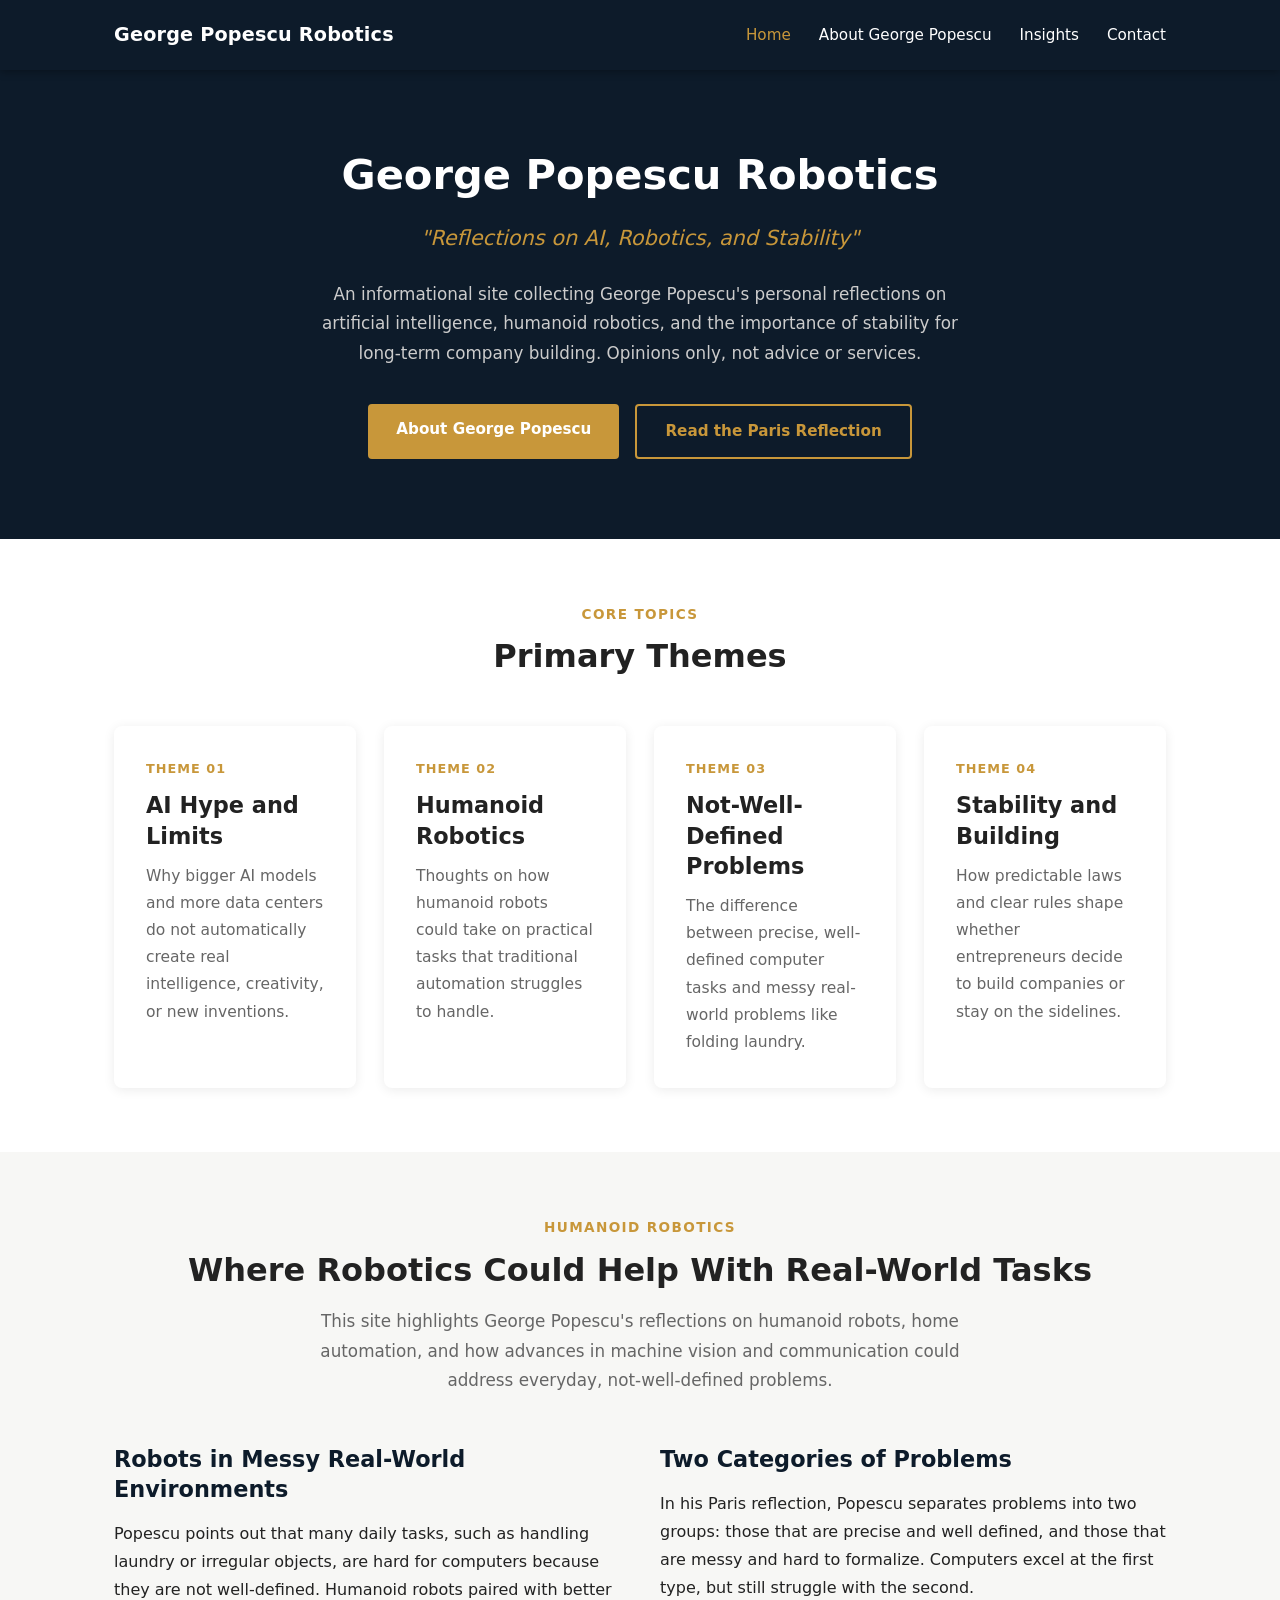
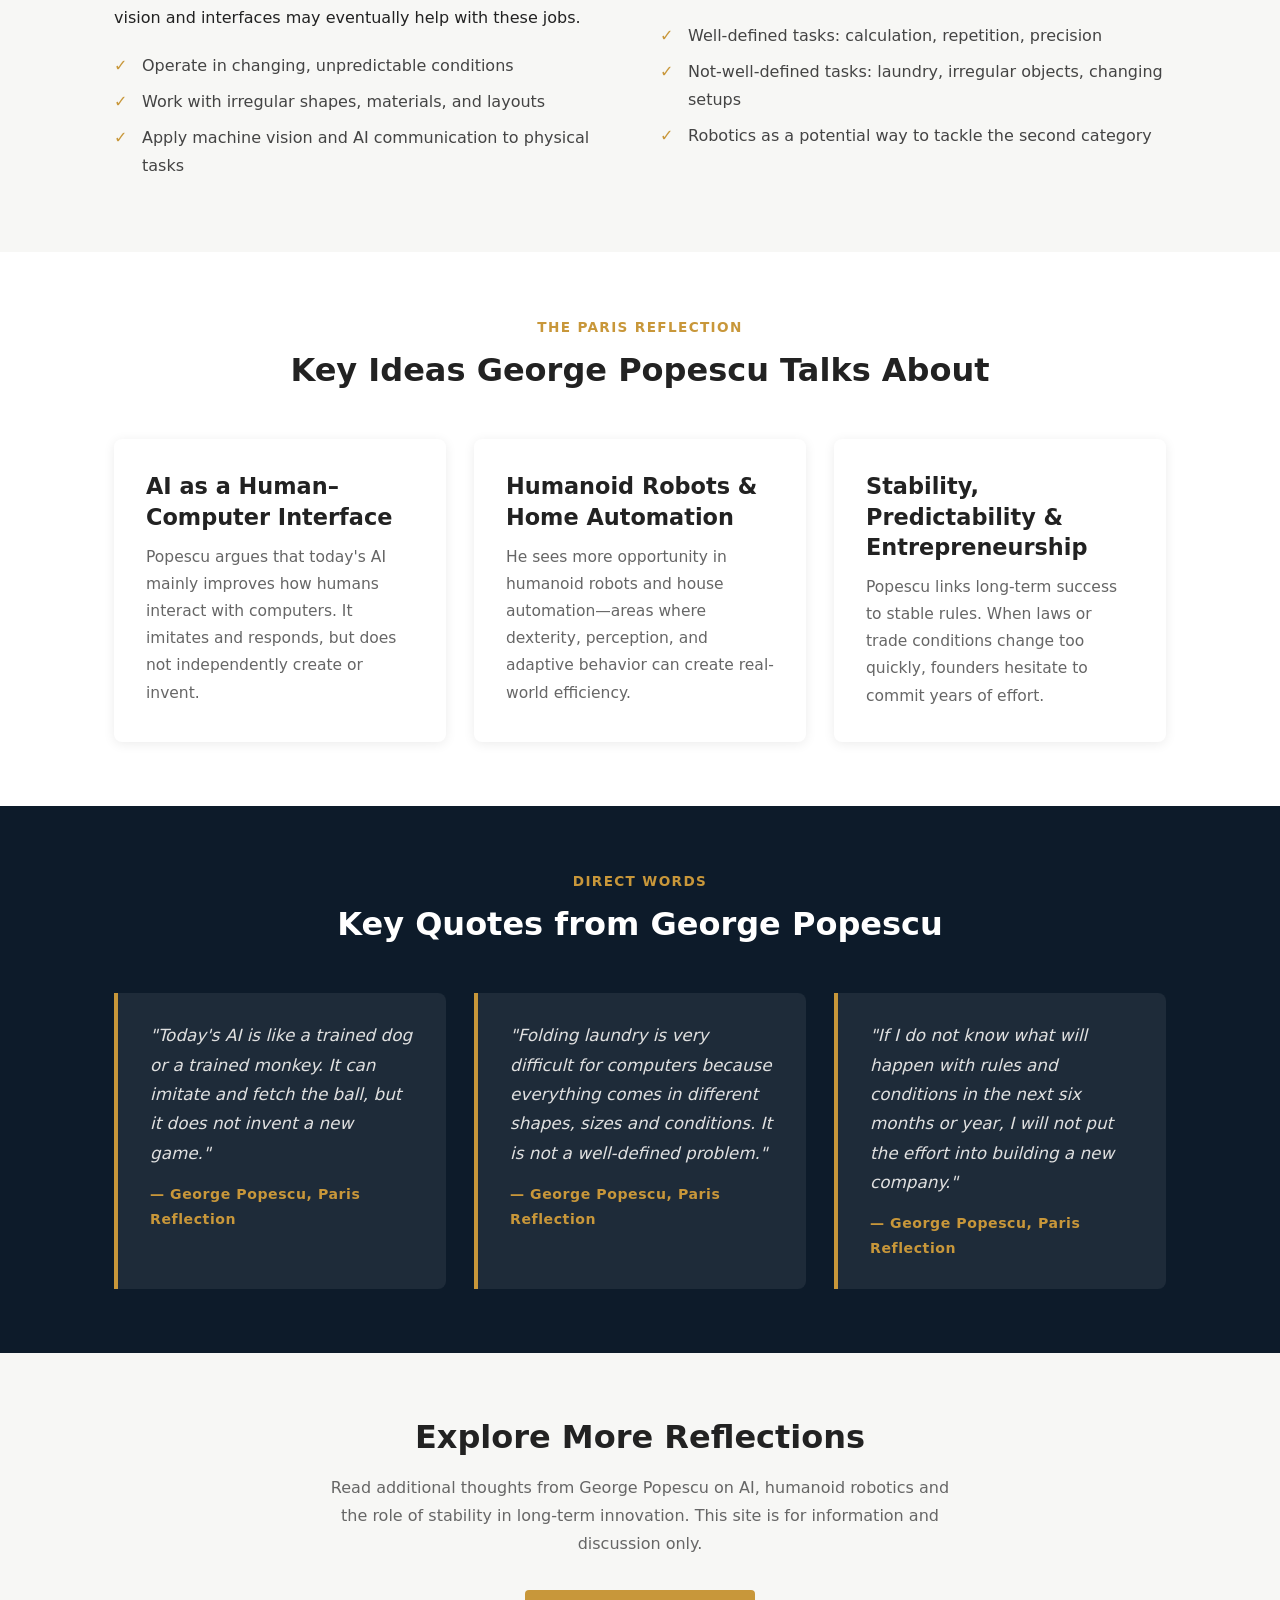
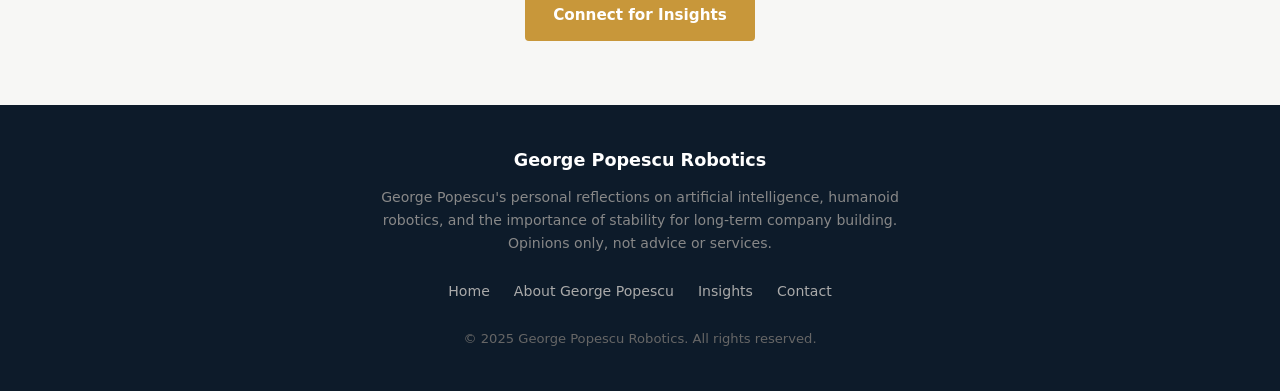
<file: index.html>
<!DOCTYPE html>
<html lang="en">
<head>
  <meta charset="UTF-8">
  <meta name="viewport" content="width=device-width, initial-scale=1.0">
  <title>Home | Popescu Robotics</title>
  <meta name="description" content="George Popescu's personal reflections on artificial intelligence, humanoid robotics, and the importance of stability for long-term company building. Opinions only.">
  <meta name="robots" content="index, follow">
  <meta property="og:title" content="Home | Popescu Robotics">
  <meta property="og:description" content="George Popescu's personal reflections on artificial intelligence, humanoid robotics, and the importance of stability for long-term company building. Opinions only.">
  <meta property="og:type" content="website">
  <meta property="og:url" content="https://popescurobotics.com/">
  <link rel="canonical" href="https://popescurobotics.com/">
  <link rel="stylesheet" href="styles.css">
</head>
<body>

  <!-- ===== HEADER ===== -->
  <header class="site-header">
    <div class="site-header__inner">
      <a href="index.html" class="site-header__brand">George Popescu Robotics</a>
      <nav class="site-nav" aria-label="Primary navigation">
        <a href="index.html" class="site-nav__link site-nav__link--active">Home</a>
        <a href="about.html" class="site-nav__link">About George Popescu</a>
        <a href="insights.html" class="site-nav__link">Insights</a>
        <a href="contact.html" class="site-nav__link">Contact</a>
      </nav>
    </div>
  </header>

  <!-- ===== HERO ===== -->
  <section class="hero">
    <div class="container">
      <h1 class="hero__title">George Popescu Robotics</h1>
      <p class="hero__subtitle">"Reflections on AI, Robotics, and Stability"</p>
      <p class="hero__description">An informational site collecting George Popescu's personal reflections on artificial intelligence, humanoid robotics, and the importance of stability for long-term company building. Opinions only, not advice or services.</p>
      <div class="hero__actions">
        <a href="about.html" class="btn">About George Popescu</a>
        <a href="paris-reflection.html" class="btn btn--outline">Read the Paris Reflection</a>
      </div>
    </div>
  </section>

  <!-- ===== PRIMARY THEMES ===== -->
  <section class="section section--alt">
    <div class="container">
      <div class="section-header">
        <p class="section-header__eyebrow">Core Topics</p>
        <h2 class="section-header__title">Primary Themes</h2>
      </div>
      <div class="grid grid--4">
        <div class="card">
          <p class="card__label">Theme 01</p>
          <h3 class="card__title">AI Hype and Limits</h3>
          <p class="card__body">Why bigger AI models and more data centers do not automatically create real intelligence, creativity, or new inventions.</p>
        </div>
        <div class="card">
          <p class="card__label">Theme 02</p>
          <h3 class="card__title">Humanoid Robotics</h3>
          <p class="card__body">Thoughts on how humanoid robots could take on practical tasks that traditional automation struggles to handle.</p>
        </div>
        <div class="card">
          <p class="card__label">Theme 03</p>
          <h3 class="card__title">Not-Well-Defined Problems</h3>
          <p class="card__body">The difference between precise, well-defined computer tasks and messy real-world problems like folding laundry.</p>
        </div>
        <div class="card">
          <p class="card__label">Theme 04</p>
          <h3 class="card__title">Stability and Building</h3>
          <p class="card__body">How predictable laws and clear rules shape whether entrepreneurs decide to build companies or stay on the sidelines.</p>
        </div>
      </div>
    </div>
  </section>

  <!-- ===== WHY HUMANOID ROBOTICS MATTER ===== -->
  <section class="section">
    <div class="container">
      <div class="section-header">
        <p class="section-header__eyebrow">Humanoid Robotics</p>
        <h2 class="section-header__title">Where Robotics Could Help With Real-World Tasks</h2>
        <p class="section-header__subtitle">This site highlights George Popescu's reflections on humanoid robots, home automation, and how advances in machine vision and communication could address everyday, not-well-defined problems.</p>
      </div>

      <div class="grid grid--2" style="gap: 40px; align-items: start;">
        <div>
          <h3 style="margin-bottom: 16px; color: #0d1b2a;">Robots in Messy Real-World Environments</h3>
          <p>Popescu points out that many daily tasks, such as handling laundry or irregular objects, are hard for computers because they are not well-defined. Humanoid robots paired with better vision and interfaces may eventually help with these jobs.</p>
          <ul class="checkmark-list" style="margin-top: 16px;">
            <li>Operate in changing, unpredictable conditions</li>
            <li>Work with irregular shapes, materials, and layouts</li>
            <li>Apply machine vision and AI communication to physical tasks</li>
          </ul>
        </div>
        <div>
          <h3 style="margin-bottom: 16px; color: #0d1b2a;">Two Categories of Problems</h3>
          <p>In his Paris reflection, Popescu separates problems into two groups: those that are precise and well defined, and those that are messy and hard to formalize. Computers excel at the first type, but still struggle with the second.</p>
          <ul class="checkmark-list" style="margin-top: 16px;">
            <li>Well-defined tasks: calculation, repetition, precision</li>
            <li>Not-well-defined tasks: laundry, irregular objects, changing setups</li>
            <li>Robotics as a potential way to tackle the second category</li>
          </ul>
        </div>
      </div>
    </div>
  </section>

  <!-- ===== THEMES FROM THE PARIS REFLECTION ===== -->
  <section class="section section--alt">
    <div class="container">
      <div class="section-header">
        <p class="section-header__eyebrow">The Paris Reflection</p>
        <h2 class="section-header__title">Key Ideas George Popescu Talks About</h2>
      </div>
      <div class="grid grid--3">
        <div class="card">
          <h3 class="card__title">AI as a Human–Computer Interface</h3>
          <p class="card__body">Popescu argues that today's AI mainly improves how humans interact with computers. It imitates and responds, but does not independently create or invent.</p>
        </div>
        <div class="card">
          <h3 class="card__title">Humanoid Robots &amp; Home Automation</h3>
          <p class="card__body">He sees more opportunity in humanoid robots and house automation—areas where dexterity, perception, and adaptive behavior can create real-world efficiency.</p>
        </div>
        <div class="card">
          <h3 class="card__title">Stability, Predictability &amp; Entrepreneurship</h3>
          <p class="card__body">Popescu links long-term success to stable rules. When laws or trade conditions change too quickly, founders hesitate to commit years of effort.</p>
        </div>
      </div>
    </div>
  </section>

  <!-- ===== KEY QUOTES ===== -->
  <section class="quotes-section">
    <div class="container">
      <div class="section-header">
        <p class="section-header__eyebrow">Direct Words</p>
        <h2 class="section-header__title">Key Quotes from George Popescu</h2>
      </div>
      <div class="grid grid--3">
        <div class="blockquote-card">
          <p class="blockquote-card__text">"Today's AI is like a trained dog or a trained monkey. It can imitate and fetch the ball, but it does not invent a new game."</p>
          <p class="blockquote-card__attribution">— George Popescu, Paris Reflection</p>
        </div>
        <div class="blockquote-card">
          <p class="blockquote-card__text">"Folding laundry is very difficult for computers because everything comes in different shapes, sizes and conditions. It is not a well-defined problem."</p>
          <p class="blockquote-card__attribution">— George Popescu, Paris Reflection</p>
        </div>
        <div class="blockquote-card">
          <p class="blockquote-card__text">"If I do not know what will happen with rules and conditions in the next six months or year, I will not put the effort into building a new company."</p>
          <p class="blockquote-card__attribution">— George Popescu, Paris Reflection</p>
        </div>
      </div>
    </div>
  </section>

  <!-- ===== EXPLORE MORE ===== -->
  <section class="section">
    <div class="container" style="text-align: center;">
      <h2 style="margin-bottom: 16px;">Explore More Reflections</h2>
      <p class="text-muted" style="max-width: 620px; margin: 0 auto 32px;">Read additional thoughts from George Popescu on AI, humanoid robotics and the role of stability in long-term innovation. This site is for information and discussion only.</p>
      <a href="contact.html" class="btn">Connect for Insights</a>
    </div>
  </section>

  <!-- ===== FOOTER ===== -->
  <footer class="site-footer">
    <div class="container">
      <p class="site-footer__brand">George Popescu Robotics</p>
      <p class="site-footer__tagline">George Popescu's personal reflections on artificial intelligence, humanoid robotics, and the importance of stability for long-term company building. Opinions only, not advice or services.</p>
      <nav class="site-footer__nav" aria-label="Footer navigation">
        <a href="index.html">Home</a>
        <a href="about.html">About George Popescu</a>
        <a href="insights.html">Insights</a>
        <a href="contact.html">Contact</a>
      </nav>
      <p class="site-footer__copyright">&copy; 2025 George Popescu Robotics. All rights reserved.</p>
    </div>
  </footer>

</body>
</html>
</file>
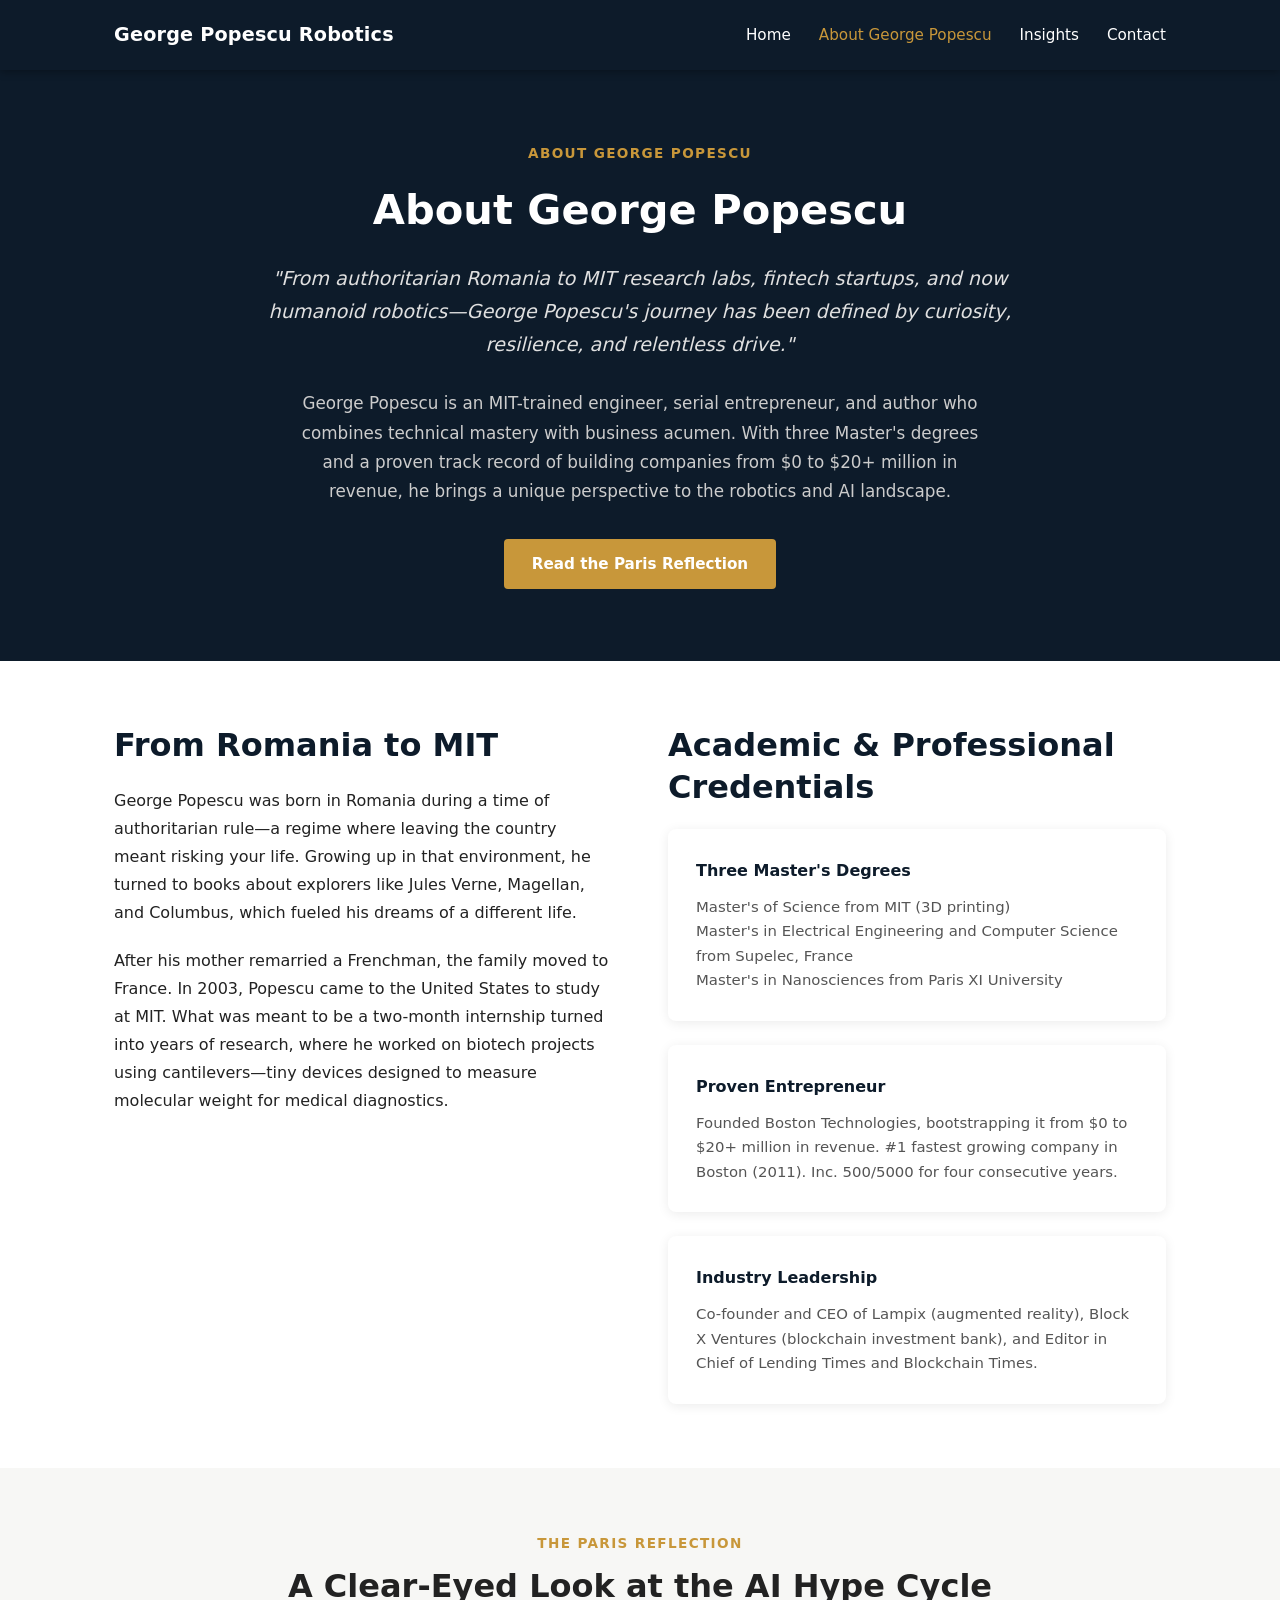
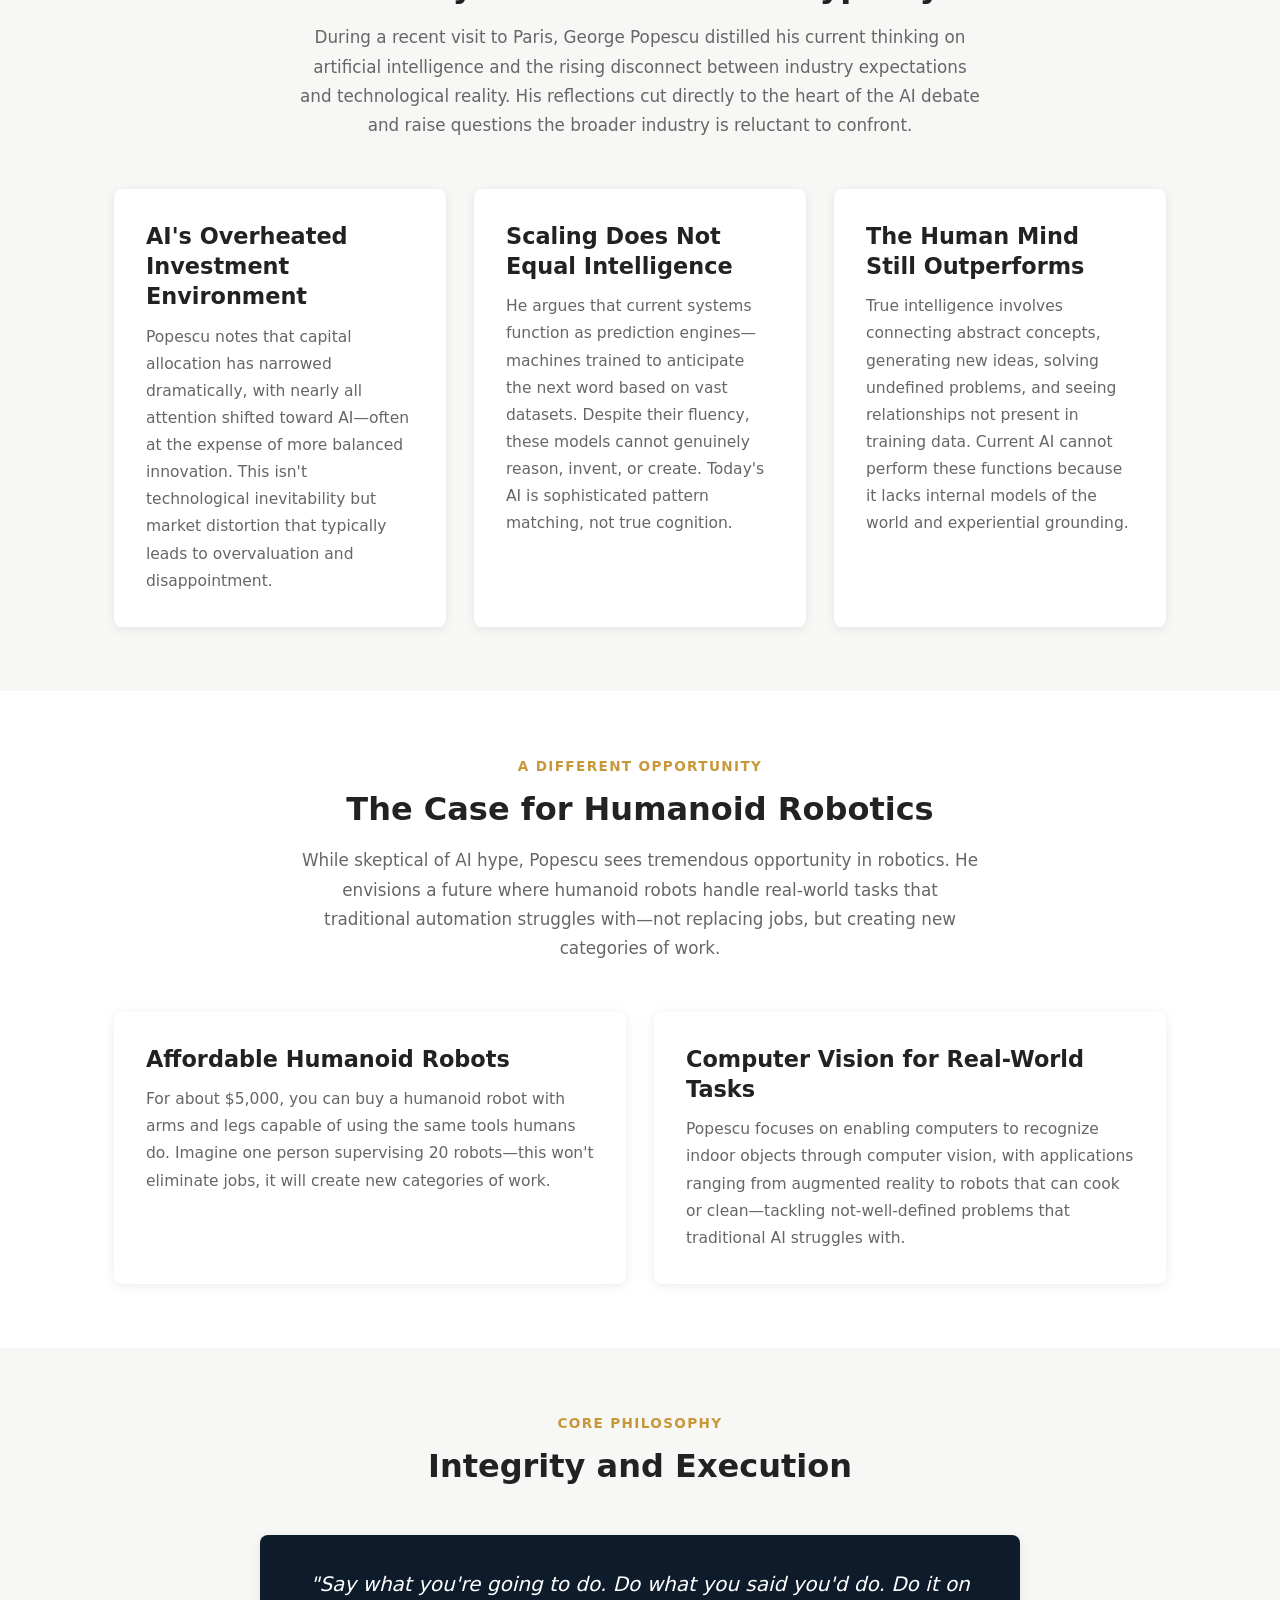
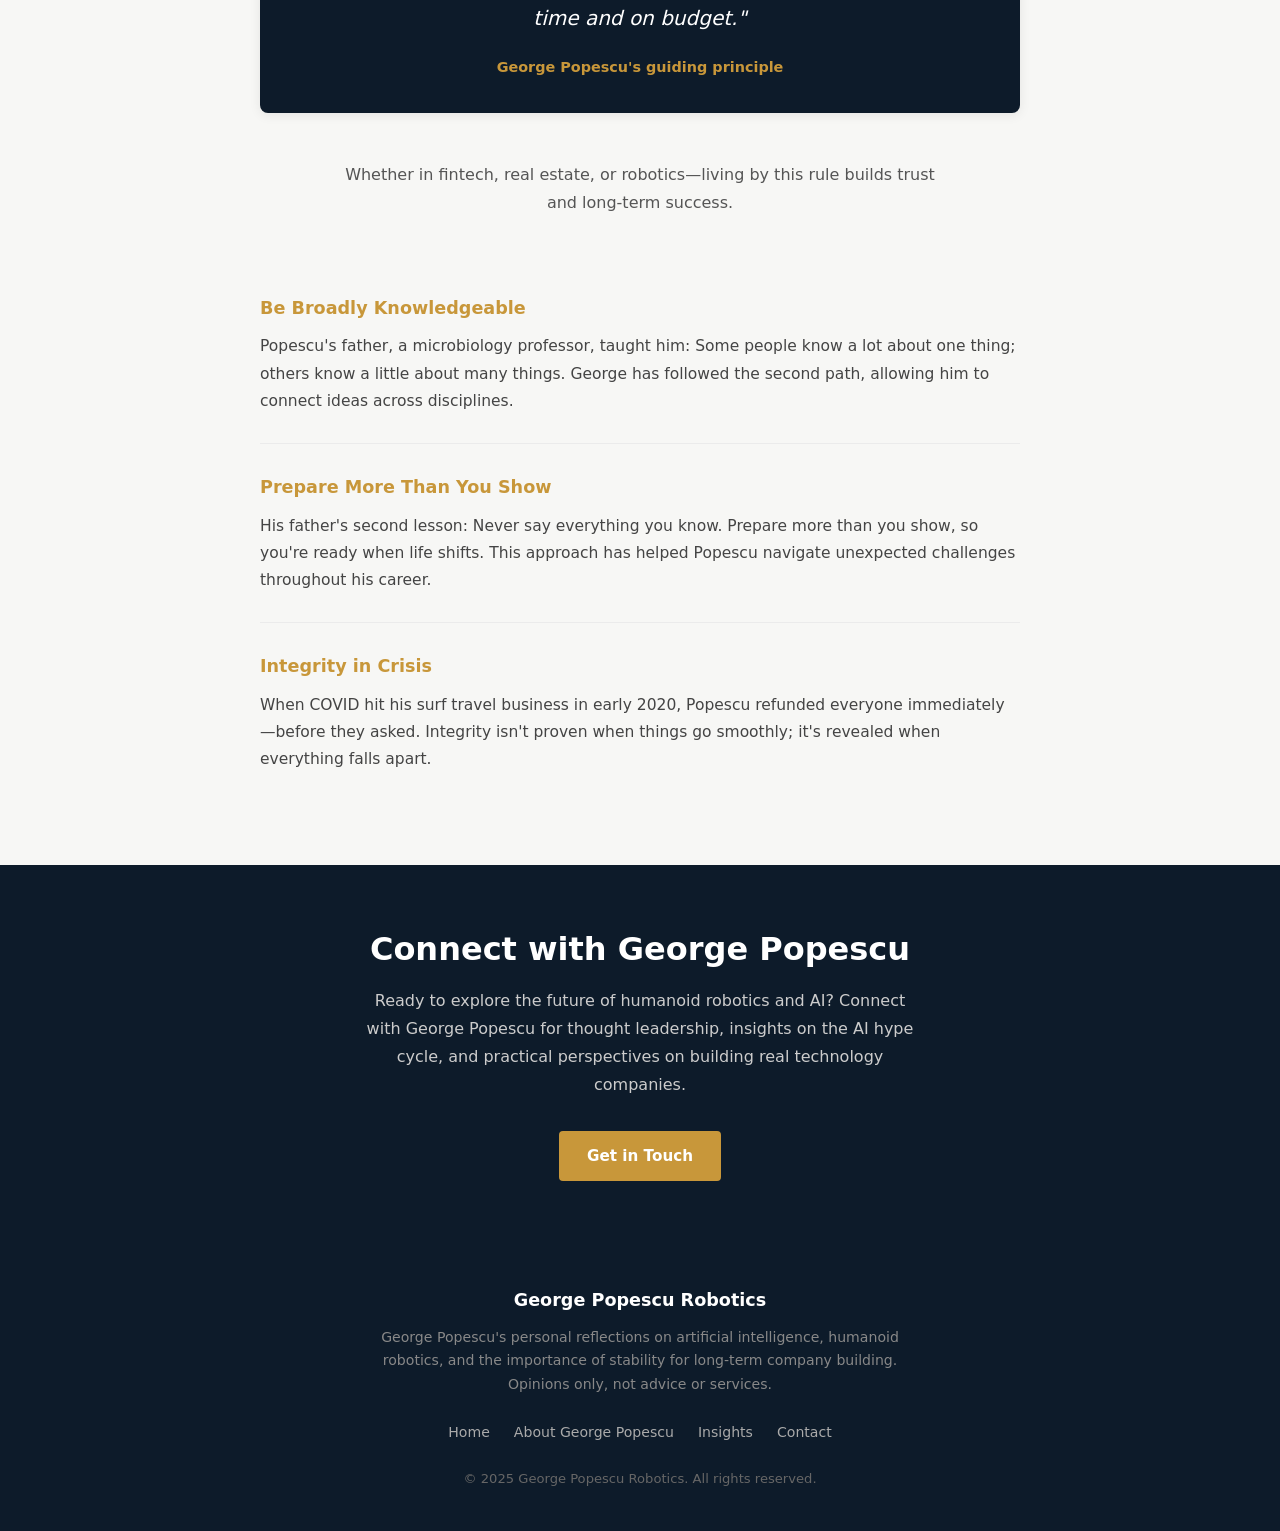
<file: about.html>
<!DOCTYPE html>
<html lang="en">
<head>
  <meta charset="UTF-8">
  <meta name="viewport" content="width=device-width, initial-scale=1.0">
  <title>About George Popescu | Popescu Robotics</title>
  <meta name="description" content="MIT-trained engineer, serial entrepreneur, and author George Popescu shares his journey from Romania to robotics—three Master's degrees, $20M+ companies, and a vision for humanoid robots.">
  <meta name="robots" content="index, follow">
  <meta property="og:title" content="About George Popescu | Popescu Robotics">
  <meta property="og:description" content="MIT-trained engineer, serial entrepreneur, and author George Popescu shares his journey from Romania to robotics—three Master's degrees, $20M+ companies, and a vision for humanoid robots.">
  <meta property="og:type" content="website">
  <meta property="og:url" content="https://popescurobotics.com/about-george-popescu/">
  <link rel="canonical" href="https://popescurobotics.com/about-george-popescu/">
  <link rel="stylesheet" href="styles.css">
</head>
<body>

  <!-- ===== HEADER ===== -->
  <header class="site-header">
    <div class="site-header__inner">
      <a href="index.html" class="site-header__brand">George Popescu Robotics</a>
      <nav class="site-nav" aria-label="Primary navigation">
        <a href="index.html" class="site-nav__link">Home</a>
        <a href="about.html" class="site-nav__link site-nav__link--active">About George Popescu</a>
        <a href="insights.html" class="site-nav__link">Insights</a>
        <a href="contact.html" class="site-nav__link">Contact</a>
      </nav>
    </div>
  </header>

  <!-- ===== ABOUT HERO ===== -->
  <section class="about-hero">
    <div class="container">
      <p class="section-header__eyebrow" style="margin-bottom: 20px;">About George Popescu</p>
      <h1 class="hero__title" style="margin-bottom: 28px;">About George Popescu</h1>
      <p class="about-hero__quote">"From authoritarian Romania to MIT research labs, fintech startups, and now humanoid robotics—George Popescu's journey has been defined by curiosity, resilience, and relentless drive."</p>
      <p class="about-hero__intro">George Popescu is an MIT-trained engineer, serial entrepreneur, and author who combines technical mastery with business acumen. With three Master's degrees and a proven track record of building companies from $0 to $20+ million in revenue, he brings a unique perspective to the robotics and AI landscape.</p>
      <a href="paris-reflection.html" class="btn">Read the Paris Reflection</a>
    </div>
  </section>

  <!-- ===== FROM ROMANIA TO MIT ===== -->
  <section class="section section--alt">
    <div class="container">
      <div class="grid grid--2" style="gap: 56px; align-items: start;">
        <div>
          <h2 style="color: #0d1b2a; margin-bottom: 20px;">From Romania to MIT</h2>
          <p>George Popescu was born in Romania during a time of authoritarian rule—a regime where leaving the country meant risking your life. Growing up in that environment, he turned to books about explorers like Jules Verne, Magellan, and Columbus, which fueled his dreams of a different life.</p>
          <p>After his mother remarried a Frenchman, the family moved to France. In 2003, Popescu came to the United States to study at MIT. What was meant to be a two-month internship turned into years of research, where he worked on biotech projects using cantilevers—tiny devices designed to measure molecular weight for medical diagnostics.</p>
        </div>
        <div>
          <h2 style="color: #0d1b2a; margin-bottom: 20px;">Academic &amp; Professional Credentials</h2>
          <div class="credential-grid" style="grid-template-columns: 1fr;">
            <div class="credential-card">
              <p class="credential-card__title">Three Master's Degrees</p>
              <p class="credential-card__body">
                Master's of Science from MIT (3D printing)<br>
                Master's in Electrical Engineering and Computer Science from Supelec, France<br>
                Master's in Nanosciences from Paris XI University
              </p>
            </div>
            <div class="credential-card">
              <p class="credential-card__title">Proven Entrepreneur</p>
              <p class="credential-card__body">Founded Boston Technologies, bootstrapping it from $0 to $20+ million in revenue. #1 fastest growing company in Boston (2011). Inc. 500/5000 for four consecutive years.</p>
            </div>
            <div class="credential-card">
              <p class="credential-card__title">Industry Leadership</p>
              <p class="credential-card__body">Co-founder and CEO of Lampix (augmented reality), Block X Ventures (blockchain investment bank), and Editor in Chief of Lending Times and Blockchain Times.</p>
            </div>
          </div>
        </div>
      </div>
    </div>
  </section>

  <!-- ===== THE PARIS REFLECTION ===== -->
  <section class="section">
    <div class="container">
      <div class="section-header">
        <p class="section-header__eyebrow">The Paris Reflection</p>
        <h2 class="section-header__title">A Clear-Eyed Look at the AI Hype Cycle</h2>
        <p class="section-header__subtitle">During a recent visit to Paris, George Popescu distilled his current thinking on artificial intelligence and the rising disconnect between industry expectations and technological reality. His reflections cut directly to the heart of the AI debate and raise questions the broader industry is reluctant to confront.</p>
      </div>
      <div class="grid grid--3">
        <div class="card">
          <h3 class="card__title">AI's Overheated Investment Environment</h3>
          <p class="card__body">Popescu notes that capital allocation has narrowed dramatically, with nearly all attention shifted toward AI—often at the expense of more balanced innovation. This isn't technological inevitability but market distortion that typically leads to overvaluation and disappointment.</p>
        </div>
        <div class="card">
          <h3 class="card__title">Scaling Does Not Equal Intelligence</h3>
          <p class="card__body">He argues that current systems function as prediction engines—machines trained to anticipate the next word based on vast datasets. Despite their fluency, these models cannot genuinely reason, invent, or create. Today's AI is sophisticated pattern matching, not true cognition.</p>
        </div>
        <div class="card">
          <h3 class="card__title">The Human Mind Still Outperforms</h3>
          <p class="card__body">True intelligence involves connecting abstract concepts, generating new ideas, solving undefined problems, and seeing relationships not present in training data. Current AI cannot perform these functions because it lacks internal models of the world and experiential grounding.</p>
        </div>
      </div>
    </div>
  </section>

  <!-- ===== THE CASE FOR HUMANOID ROBOTICS ===== -->
  <section class="section section--alt">
    <div class="container">
      <div class="section-header">
        <p class="section-header__eyebrow">A Different Opportunity</p>
        <h2 class="section-header__title">The Case for Humanoid Robotics</h2>
        <p class="section-header__subtitle">While skeptical of AI hype, Popescu sees tremendous opportunity in robotics. He envisions a future where humanoid robots handle real-world tasks that traditional automation struggles with—not replacing jobs, but creating new categories of work.</p>
      </div>
      <div class="grid grid--2">
        <div class="card">
          <h3 class="card__title">Affordable Humanoid Robots</h3>
          <p class="card__body">For about $5,000, you can buy a humanoid robot with arms and legs capable of using the same tools humans do. Imagine one person supervising 20 robots—this won't eliminate jobs, it will create new categories of work.</p>
        </div>
        <div class="card">
          <h3 class="card__title">Computer Vision for Real-World Tasks</h3>
          <p class="card__body">Popescu focuses on enabling computers to recognize indoor objects through computer vision, with applications ranging from augmented reality to robots that can cook or clean—tackling not-well-defined problems that traditional AI struggles with.</p>
        </div>
      </div>
    </div>
  </section>

  <!-- ===== CORE PHILOSOPHY ===== -->
  <section class="section">
    <div class="container">
      <div class="section-header">
        <p class="section-header__eyebrow">Core Philosophy</p>
        <h2 class="section-header__title">Integrity and Execution</h2>
      </div>

      <div class="card" style="max-width: 760px; margin: 0 auto 48px; text-align: center; background-color: #0d1b2a; color: #ffffff;">
        <p style="font-size: 1.25rem; font-style: italic; color: #ffffff; line-height: 1.7;">"Say what you're going to do. Do what you said you'd do. Do it on time and on budget."</p>
        <p style="color: #c8973a; font-size: 0.9rem; font-weight: 600; margin-top: 16px; margin-bottom: 0;">George Popescu's guiding principle</p>
      </div>

      <p style="text-align: center; color: #555555; max-width: 620px; margin: 0 auto 48px;">Whether in fintech, real estate, or robotics—living by this rule builds trust and long-term success.</p>

      <div style="max-width: 760px; margin: 0 auto;">
        <div class="philosophy-item">
          <p class="philosophy-item__title">Be Broadly Knowledgeable</p>
          <p class="philosophy-item__body">Popescu's father, a microbiology professor, taught him: Some people know a lot about one thing; others know a little about many things. George has followed the second path, allowing him to connect ideas across disciplines.</p>
        </div>
        <div class="philosophy-item">
          <p class="philosophy-item__title">Prepare More Than You Show</p>
          <p class="philosophy-item__body">His father's second lesson: Never say everything you know. Prepare more than you show, so you're ready when life shifts. This approach has helped Popescu navigate unexpected challenges throughout his career.</p>
        </div>
        <div class="philosophy-item">
          <p class="philosophy-item__title">Integrity in Crisis</p>
          <p class="philosophy-item__body">When COVID hit his surf travel business in early 2020, Popescu refunded everyone immediately—before they asked. Integrity isn't proven when things go smoothly; it's revealed when everything falls apart.</p>
        </div>
      </div>
    </div>
  </section>

  <!-- ===== CTA ===== -->
  <section class="cta-banner">
    <div class="container">
      <h2 class="cta-banner__title">Connect with George Popescu</h2>
      <p class="cta-banner__body">Ready to explore the future of humanoid robotics and AI? Connect with George Popescu for thought leadership, insights on the AI hype cycle, and practical perspectives on building real technology companies.</p>
      <a href="contact.html" class="btn">Get in Touch</a>
    </div>
  </section>

  <!-- ===== FOOTER ===== -->
  <footer class="site-footer">
    <div class="container">
      <p class="site-footer__brand">George Popescu Robotics</p>
      <p class="site-footer__tagline">George Popescu's personal reflections on artificial intelligence, humanoid robotics, and the importance of stability for long-term company building. Opinions only, not advice or services.</p>
      <nav class="site-footer__nav" aria-label="Footer navigation">
        <a href="index.html">Home</a>
        <a href="about.html">About George Popescu</a>
        <a href="insights.html">Insights</a>
        <a href="contact.html">Contact</a>
      </nav>
      <p class="site-footer__copyright">&copy; 2025 George Popescu Robotics. All rights reserved.</p>
    </div>
  </footer>

</body>
</html>
</file>
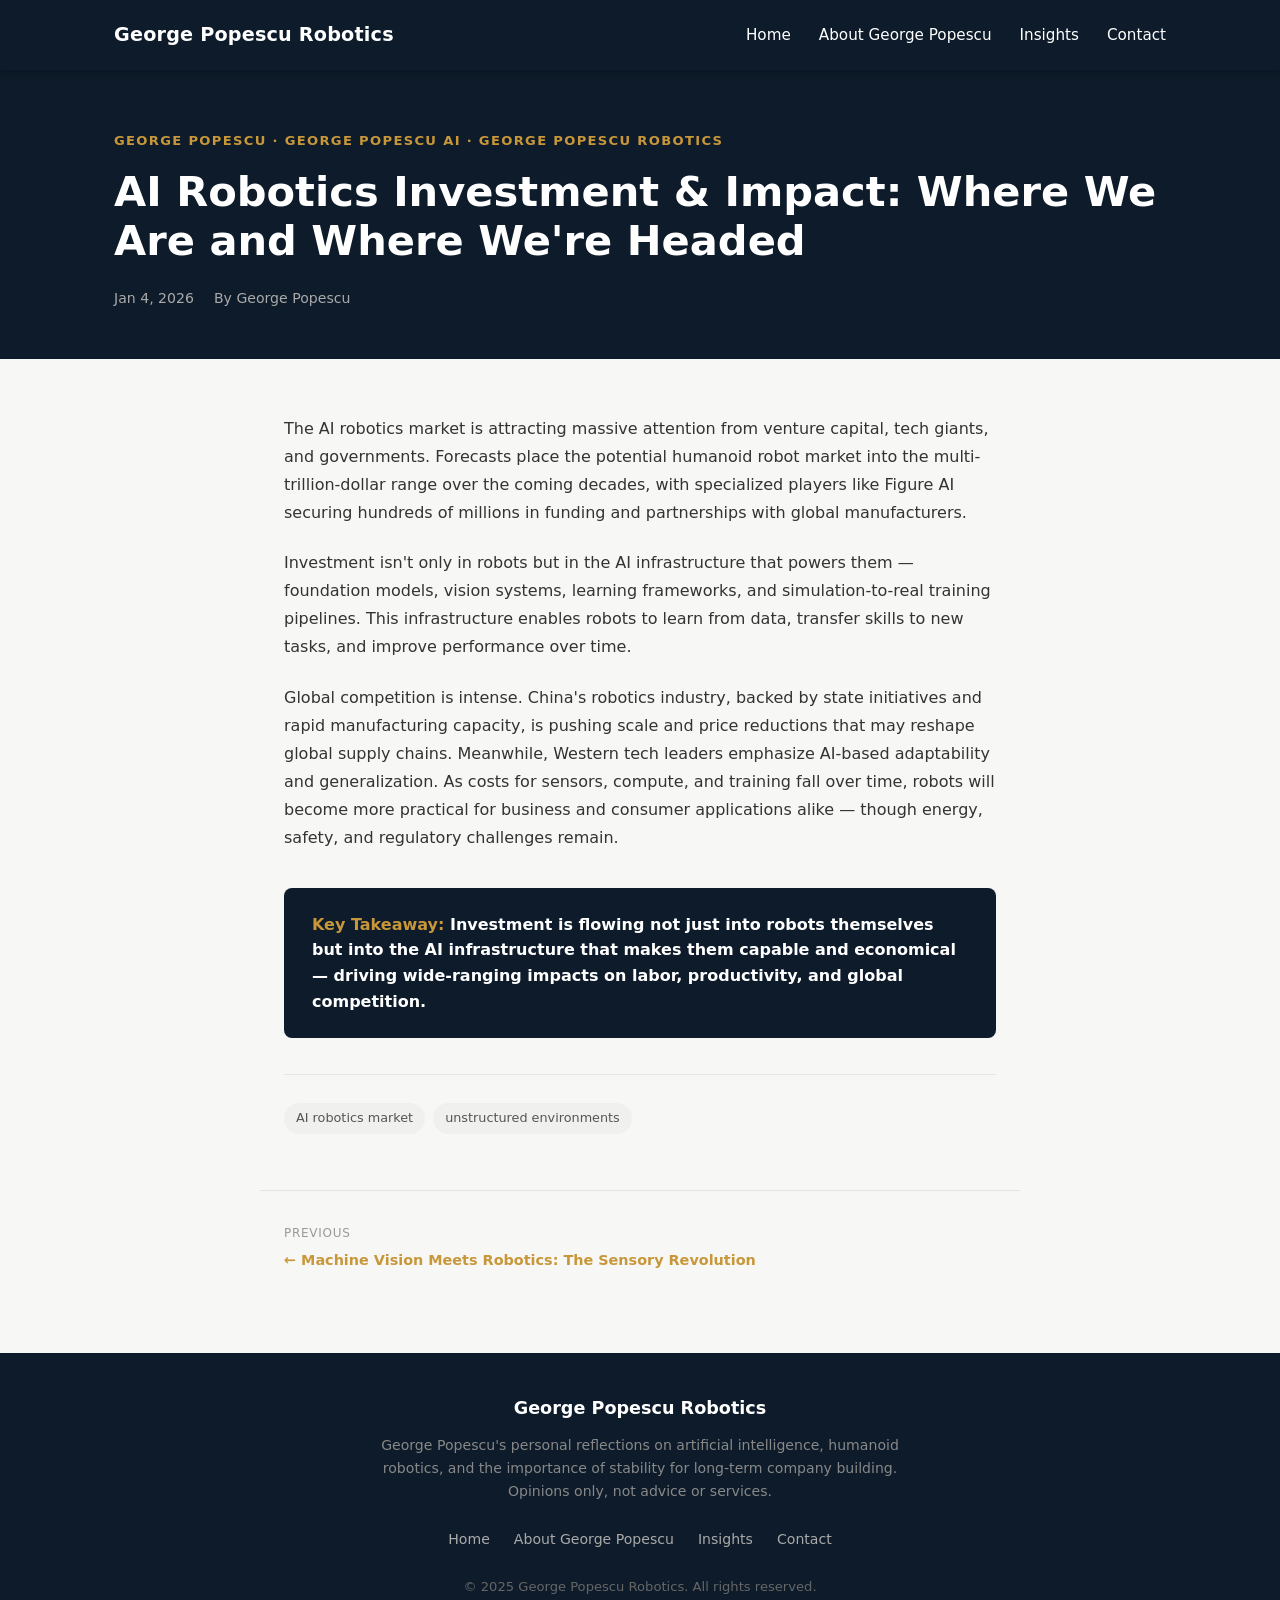
<file: ai-robotics-investment-impact.html>
<!DOCTYPE html>
<html lang="en">
<head>
  <meta charset="UTF-8">
  <meta name="viewport" content="width=device-width, initial-scale=1.0">
  <title>AI Robotics Investment &amp; Impact: Where We Are and Where We're Headed | Popescu Robotics</title>
  <meta name="description" content="The AI robotics market is attracting massive VC, tech giant, and government investment. Forecasts place humanoid robots in the multi-trillion-dollar range as global competition intensifies between East and West.">
  <meta name="robots" content="index, follow">
  <meta property="og:title" content="AI Robotics Investment &amp; Impact: Where We Are and Where We're Headed | Popescu Robotics">
  <meta property="og:description" content="The AI robotics market is attracting massive VC, tech giant, and government investment. Forecasts place humanoid robots in the multi-trillion-dollar range as global competition intensifies between East and West.">
  <meta property="og:type" content="article">
  <meta property="og:url" content="https://popescurobotics.com/ai-robotics-investment-impact-where-we-are-and-where-were-headed/">
  <link rel="canonical" href="https://popescurobotics.com/ai-robotics-investment-impact-where-we-are-and-where-were-headed/">
  <link rel="stylesheet" href="styles.css">
</head>
<body>

  <!-- ===== HEADER ===== -->
  <header class="site-header">
    <div class="site-header__inner">
      <a href="index.html" class="site-header__brand">George Popescu Robotics</a>
      <nav class="site-nav" aria-label="Primary navigation">
        <a href="index.html" class="site-nav__link">Home</a>
        <a href="about.html" class="site-nav__link">About George Popescu</a>
        <a href="insights.html" class="site-nav__link">Insights</a>
        <a href="contact.html" class="site-nav__link">Contact</a>
      </nav>
    </div>
  </header>

  <!-- ===== ARTICLE HERO ===== -->
  <section class="article-hero">
    <div class="container">
      <p class="article-hero__category">George Popescu &middot; George Popescu AI &middot; George Popescu Robotics</p>
      <h1 class="article-hero__title">AI Robotics Investment &amp; Impact: Where We Are and Where We're Headed</h1>
      <div class="article-hero__meta">
        <span>Jan 4, 2026</span>
        <span>By George Popescu</span>
      </div>
    </div>
  </section>

  <!-- ===== ARTICLE BODY ===== -->
  <article class="article-body">

    <p>The AI robotics market is attracting massive attention from venture capital, tech giants, and governments. Forecasts place the potential humanoid robot market into the multi-trillion-dollar range over the coming decades, with specialized players like Figure AI securing hundreds of millions in funding and partnerships with global manufacturers.</p>

    <p>Investment isn't only in robots but in the AI infrastructure that powers them — foundation models, vision systems, learning frameworks, and simulation-to-real training pipelines. This infrastructure enables robots to learn from data, transfer skills to new tasks, and improve performance over time.</p>

    <p>Global competition is intense. China's robotics industry, backed by state initiatives and rapid manufacturing capacity, is pushing scale and price reductions that may reshape global supply chains. Meanwhile, Western tech leaders emphasize AI-based adaptability and generalization. As costs for sensors, compute, and training fall over time, robots will become more practical for business and consumer applications alike — though energy, safety, and regulatory challenges remain.</p>

    <div class="key-takeaway">
      <strong>Key Takeaway:</strong> Investment is flowing not just into robots themselves but into the AI infrastructure that makes them capable and economical — driving wide-ranging impacts on labor, productivity, and global competition.
    </div>

    <!-- Tags -->
    <div class="tags">
      <span class="tag">AI robotics market</span>
      <span class="tag">unstructured environments</span>
    </div>

  </article>

  <!-- ===== ARTICLE NAV ===== -->
  <nav class="article-nav" aria-label="Article navigation">
    <a href="machine-vision-sensory-revolution.html" class="article-nav__link">
      <span class="article-nav__label">Previous</span>
      &larr; Machine Vision Meets Robotics: The Sensory Revolution
    </a>
    <span></span>
  </nav>

  <!-- ===== FOOTER ===== -->
  <footer class="site-footer">
    <div class="container">
      <p class="site-footer__brand">George Popescu Robotics</p>
      <p class="site-footer__tagline">George Popescu's personal reflections on artificial intelligence, humanoid robotics, and the importance of stability for long-term company building. Opinions only, not advice or services.</p>
      <nav class="site-footer__nav" aria-label="Footer navigation">
        <a href="index.html">Home</a>
        <a href="about.html">About George Popescu</a>
        <a href="insights.html">Insights</a>
        <a href="contact.html">Contact</a>
      </nav>
      <p class="site-footer__copyright">&copy; 2025 George Popescu Robotics. All rights reserved.</p>
    </div>
  </footer>

</body>
</html>
</file>
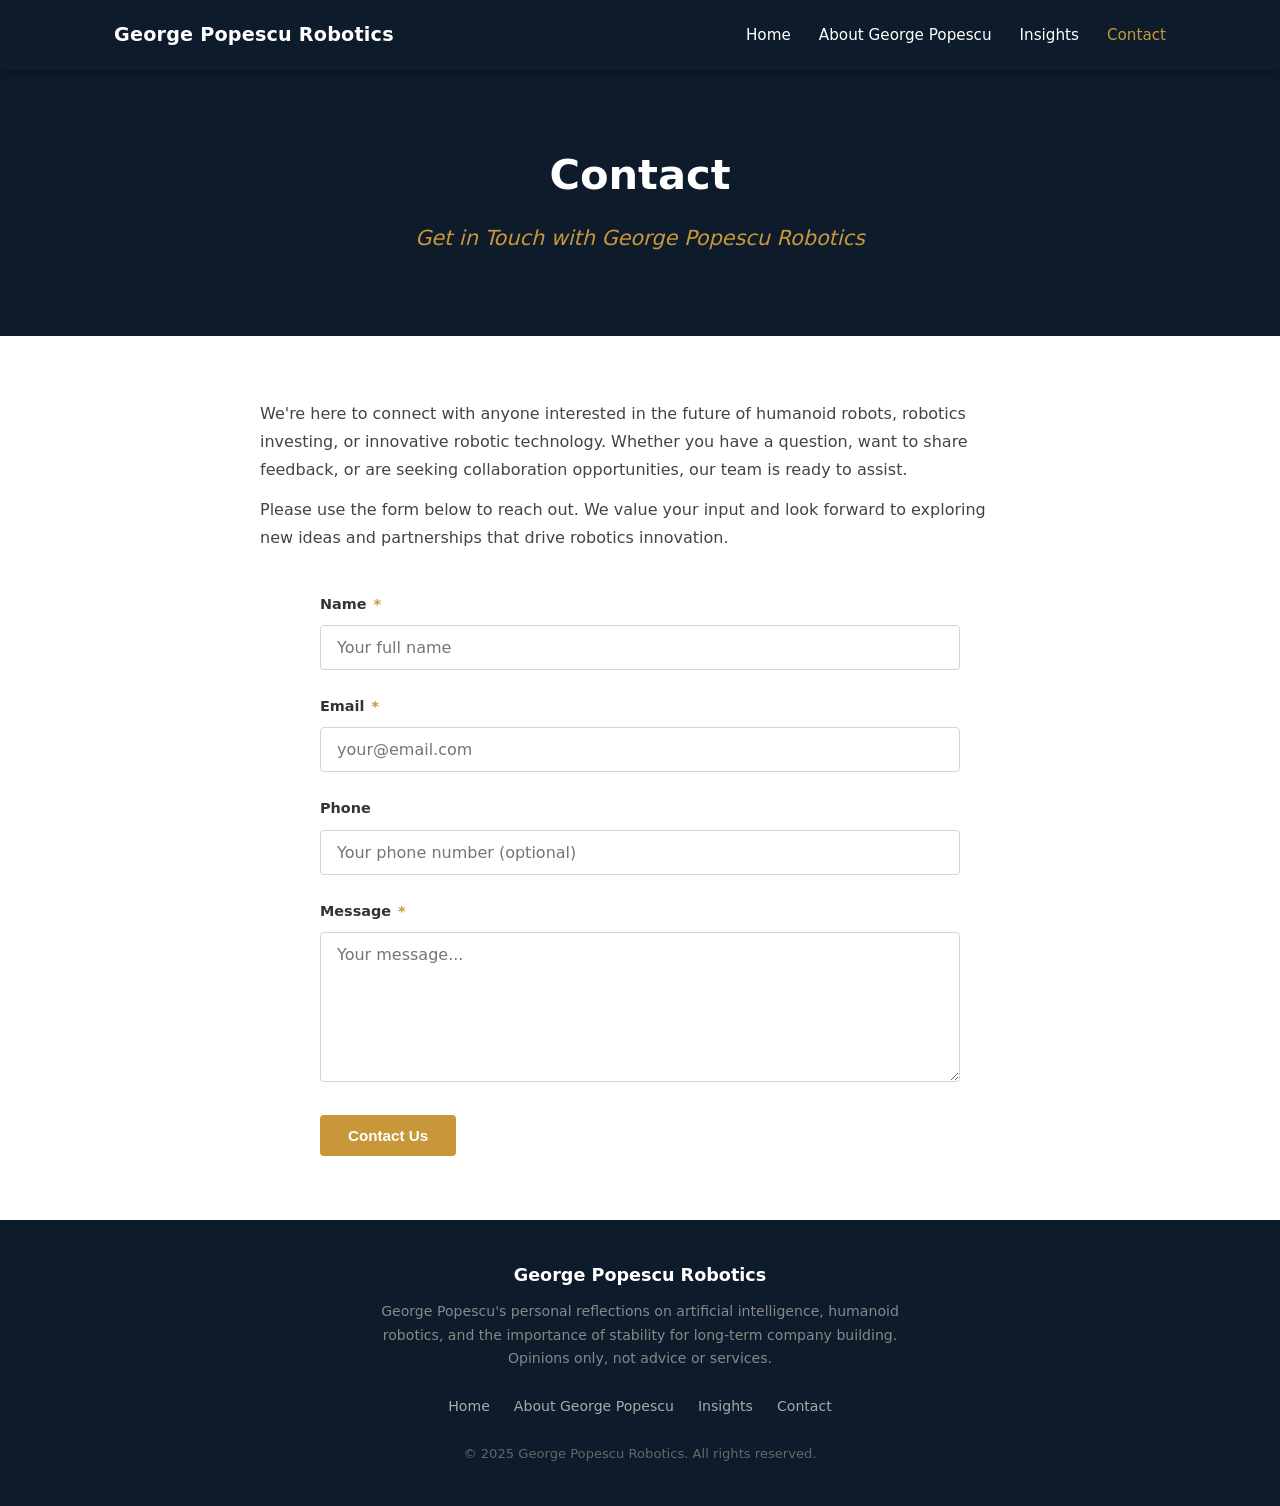
<file: contact.html>
<!DOCTYPE html>
<html lang="en">
<head>
  <meta charset="UTF-8">
  <meta name="viewport" content="width=device-width, initial-scale=1.0">
  <title>Contact | Popescu Robotics</title>
  <meta name="description" content="Get in touch with George Popescu Robotics. Connect for questions, feedback, or collaboration on humanoid robots, robotics investing, or innovative robotic technology.">
  <meta name="robots" content="index, follow">
  <meta property="og:title" content="Contact | Popescu Robotics">
  <meta property="og:description" content="Get in touch with George Popescu Robotics. Connect for questions, feedback, or collaboration on humanoid robots, robotics investing, or innovative robotic technology.">
  <meta property="og:type" content="website">
  <meta property="og:url" content="https://popescurobotics.com/contact/">
  <link rel="canonical" href="https://popescurobotics.com/contact/">
  <link rel="stylesheet" href="styles.css">
</head>
<body>

  <!-- ===== HEADER ===== -->
  <header class="site-header">
    <div class="site-header__inner">
      <a href="index.html" class="site-header__brand">George Popescu Robotics</a>
      <nav class="site-nav" aria-label="Primary navigation">
        <a href="index.html" class="site-nav__link">Home</a>
        <a href="about.html" class="site-nav__link">About George Popescu</a>
        <a href="insights.html" class="site-nav__link">Insights</a>
        <a href="contact.html" class="site-nav__link site-nav__link--active">Contact</a>
      </nav>
    </div>
  </header>

  <!-- ===== HERO ===== -->
  <section class="hero">
    <div class="container">
      <h1 class="hero__title">Contact</h1>
      <p class="hero__subtitle">Get in Touch with George Popescu Robotics</p>
    </div>
  </section>

  <!-- ===== CONTACT FORM ===== -->
  <section class="section section--alt">
    <div class="container">
      <div style="max-width: 760px; margin: 0 auto;">
        <p style="color: #444444; margin-bottom: 12px;">We're here to connect with anyone interested in the future of humanoid robots, robotics investing, or innovative robotic technology. Whether you have a question, want to share feedback, or are seeking collaboration opportunities, our team is ready to assist.</p>
        <p style="color: #444444; margin-bottom: 40px;">Please use the form below to reach out. We value your input and look forward to exploring new ideas and partnerships that drive robotics innovation.</p>

        <form class="contact-form" action="#" method="post" novalidate>
          <div class="form-group">
            <label for="contact-name">Name <span class="form-required">*</span></label>
            <input type="text" id="contact-name" name="name" placeholder="Your full name" required>
          </div>
          <div class="form-group">
            <label for="contact-email">Email <span class="form-required">*</span></label>
            <input type="email" id="contact-email" name="email" placeholder="your@email.com" required>
          </div>
          <div class="form-group">
            <label for="contact-phone">Phone</label>
            <input type="tel" id="contact-phone" name="phone" placeholder="Your phone number (optional)">
          </div>
          <div class="form-group">
            <label for="contact-message">Message <span class="form-required">*</span></label>
            <textarea id="contact-message" name="message" placeholder="Your message..." required></textarea>
          </div>
          <button type="submit" class="btn">Contact Us</button>
        </form>
      </div>
    </div>
  </section>

  <!-- ===== FOOTER ===== -->
  <footer class="site-footer">
    <div class="container">
      <p class="site-footer__brand">George Popescu Robotics</p>
      <p class="site-footer__tagline">George Popescu's personal reflections on artificial intelligence, humanoid robotics, and the importance of stability for long-term company building. Opinions only, not advice or services.</p>
      <nav class="site-footer__nav" aria-label="Footer navigation">
        <a href="index.html">Home</a>
        <a href="about.html">About George Popescu</a>
        <a href="insights.html">Insights</a>
        <a href="contact.html">Contact</a>
      </nav>
      <p class="site-footer__copyright">&copy; 2025 George Popescu Robotics. All rights reserved.</p>
    </div>
  </footer>

</body>
</html>
</file>
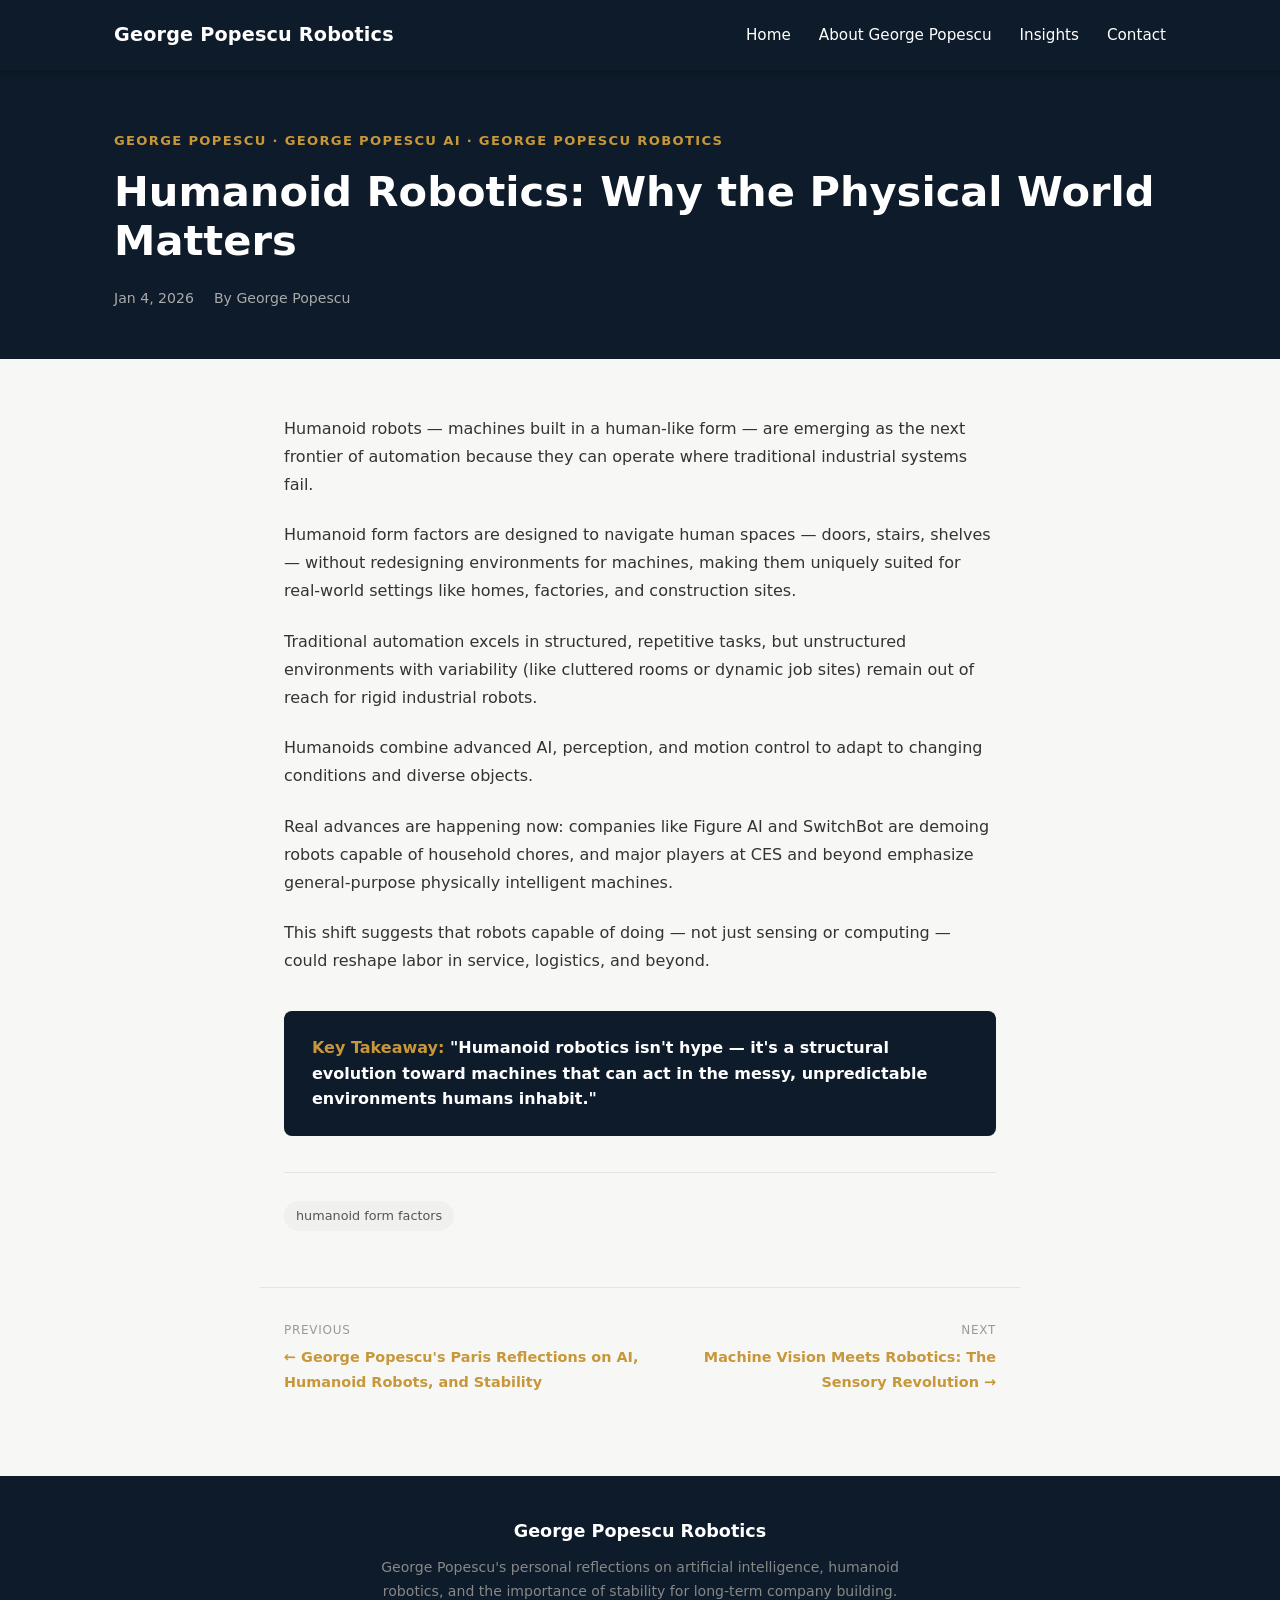
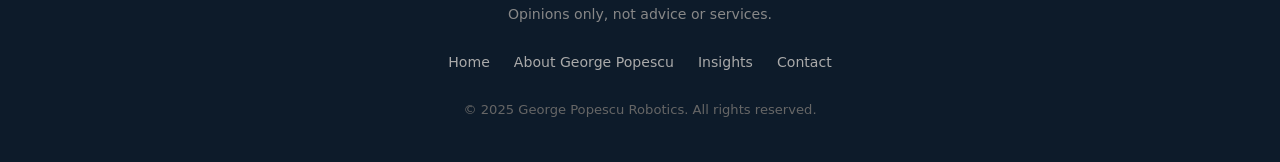
<file: humanoid-robotics-physical-world.html>
<!DOCTYPE html>
<html lang="en">
<head>
  <meta charset="UTF-8">
  <meta name="viewport" content="width=device-width, initial-scale=1.0">
  <title>Humanoid Robotics: Why the Physical World Matters | Popescu Robotics</title>
  <meta name="description" content="Humanoid robots built in human-like form are emerging as the next automation frontier—able to navigate real-world spaces like homes, factories, and construction sites where traditional robots fail.">
  <meta name="robots" content="index, follow">
  <meta property="og:title" content="Humanoid Robotics: Why the Physical World Matters | Popescu Robotics">
  <meta property="og:description" content="Humanoid robots built in human-like form are emerging as the next automation frontier—able to navigate real-world spaces like homes, factories, and construction sites where traditional robots fail.">
  <meta property="og:type" content="article">
  <meta property="og:url" content="https://popescurobotics.com/humanoid-robotics-why-the-physical-world-matters/">
  <link rel="canonical" href="https://popescurobotics.com/humanoid-robotics-why-the-physical-world-matters/">
  <link rel="stylesheet" href="styles.css">
</head>
<body>

  <!-- ===== HEADER ===== -->
  <header class="site-header">
    <div class="site-header__inner">
      <a href="index.html" class="site-header__brand">George Popescu Robotics</a>
      <nav class="site-nav" aria-label="Primary navigation">
        <a href="index.html" class="site-nav__link">Home</a>
        <a href="about.html" class="site-nav__link">About George Popescu</a>
        <a href="insights.html" class="site-nav__link">Insights</a>
        <a href="contact.html" class="site-nav__link">Contact</a>
      </nav>
    </div>
  </header>

  <!-- ===== ARTICLE HERO ===== -->
  <section class="article-hero">
    <div class="container">
      <p class="article-hero__category">George Popescu &middot; George Popescu AI &middot; George Popescu Robotics</p>
      <h1 class="article-hero__title">Humanoid Robotics: Why the Physical World Matters</h1>
      <div class="article-hero__meta">
        <span>Jan 4, 2026</span>
        <span>By George Popescu</span>
      </div>
    </div>
  </section>

  <!-- ===== ARTICLE BODY ===== -->
  <article class="article-body">

    <p>Humanoid robots — machines built in a human-like form — are emerging as the next frontier of automation because they can operate where traditional industrial systems fail.</p>

    <p>Humanoid form factors are designed to navigate human spaces — doors, stairs, shelves — without redesigning environments for machines, making them uniquely suited for real-world settings like homes, factories, and construction sites.</p>

    <p>Traditional automation excels in structured, repetitive tasks, but unstructured environments with variability (like cluttered rooms or dynamic job sites) remain out of reach for rigid industrial robots.</p>

    <p>Humanoids combine advanced AI, perception, and motion control to adapt to changing conditions and diverse objects.</p>

    <p>Real advances are happening now: companies like Figure AI and SwitchBot are demoing robots capable of household chores, and major players at CES and beyond emphasize general-purpose physically intelligent machines.</p>

    <p>This shift suggests that robots capable of doing — not just sensing or computing — could reshape labor in service, logistics, and beyond.</p>

    <div class="key-takeaway">
      <strong>Key Takeaway:</strong> "Humanoid robotics isn't hype — it's a structural evolution toward machines that can act in the messy, unpredictable environments humans inhabit."
    </div>

    <!-- Tags -->
    <div class="tags">
      <span class="tag">humanoid form factors</span>
    </div>

  </article>

  <!-- ===== ARTICLE NAV ===== -->
  <nav class="article-nav" aria-label="Article navigation">
    <a href="paris-reflection.html" class="article-nav__link">
      <span class="article-nav__label">Previous</span>
      &larr; George Popescu's Paris Reflections on AI, Humanoid Robots, and Stability
    </a>
    <a href="machine-vision-sensory-revolution.html" class="article-nav__link" style="text-align: right;">
      <span class="article-nav__label">Next</span>
      Machine Vision Meets Robotics: The Sensory Revolution &rarr;
    </a>
  </nav>

  <!-- ===== FOOTER ===== -->
  <footer class="site-footer">
    <div class="container">
      <p class="site-footer__brand">George Popescu Robotics</p>
      <p class="site-footer__tagline">George Popescu's personal reflections on artificial intelligence, humanoid robotics, and the importance of stability for long-term company building. Opinions only, not advice or services.</p>
      <nav class="site-footer__nav" aria-label="Footer navigation">
        <a href="index.html">Home</a>
        <a href="about.html">About George Popescu</a>
        <a href="insights.html">Insights</a>
        <a href="contact.html">Contact</a>
      </nav>
      <p class="site-footer__copyright">&copy; 2025 George Popescu Robotics. All rights reserved.</p>
    </div>
  </footer>

</body>
</html>
</file>
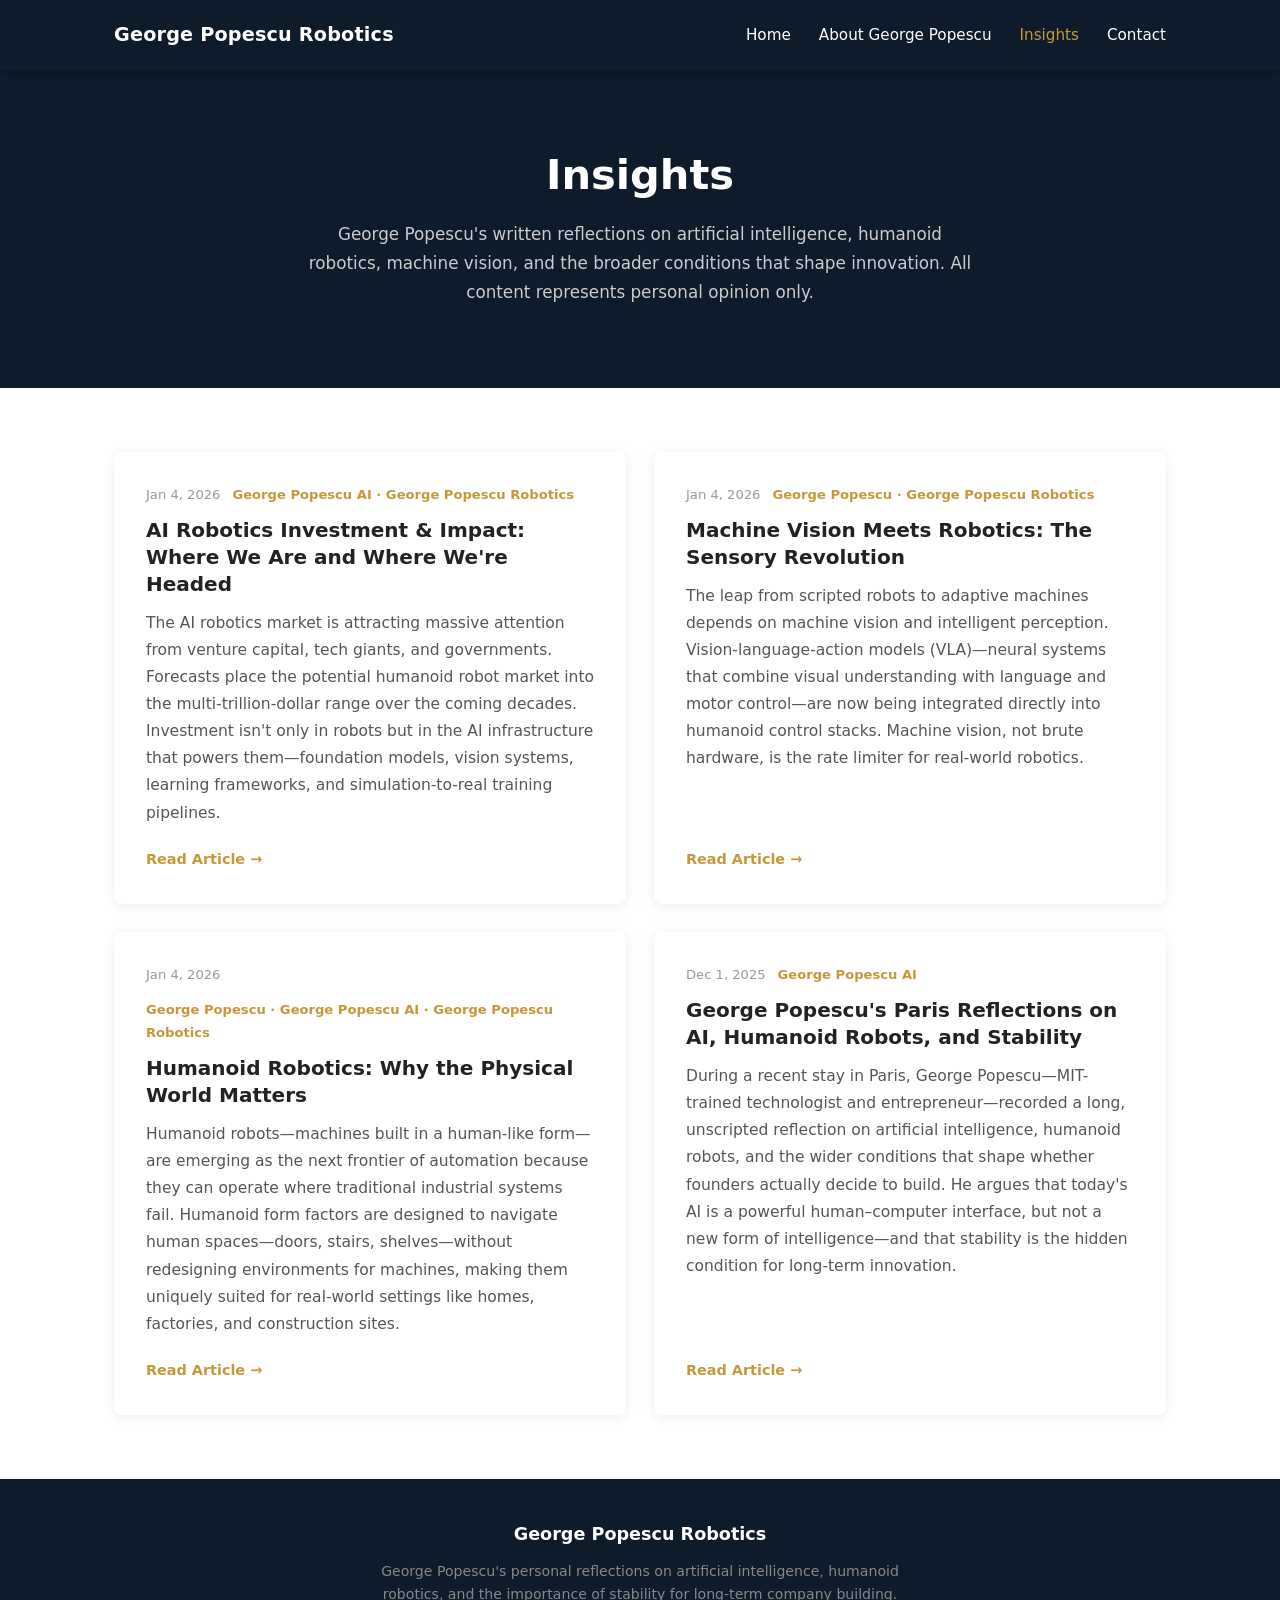
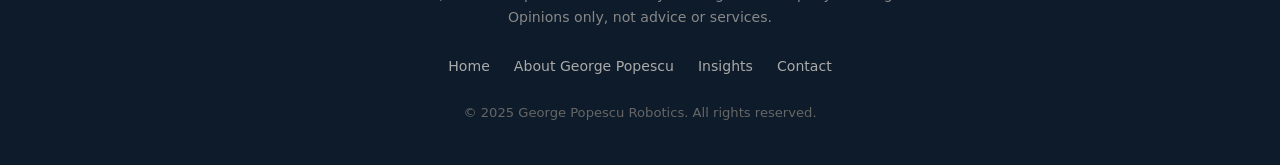
<file: insights.html>
<!DOCTYPE html>
<html lang="en">
<head>
  <meta charset="UTF-8">
  <meta name="viewport" content="width=device-width, initial-scale=1.0">
  <title>Insights | Popescu Robotics</title>
  <meta name="description" content="Read George Popescu's insights on AI investment, humanoid robotics, machine vision, and the Paris Reflection on AI hype, stability, and the future of real-world automation.">
  <meta name="robots" content="index, follow">
  <meta property="og:title" content="Insights | Popescu Robotics">
  <meta property="og:description" content="Read George Popescu's insights on AI investment, humanoid robotics, machine vision, and the Paris Reflection on AI hype, stability, and the future of real-world automation.">
  <meta property="og:type" content="website">
  <meta property="og:url" content="https://popescurobotics.com/insights/">
  <link rel="canonical" href="https://popescurobotics.com/insights/">
  <link rel="stylesheet" href="styles.css">
</head>
<body>

  <!-- ===== HEADER ===== -->
  <header class="site-header">
    <div class="site-header__inner">
      <a href="index.html" class="site-header__brand">George Popescu Robotics</a>
      <nav class="site-nav" aria-label="Primary navigation">
        <a href="index.html" class="site-nav__link">Home</a>
        <a href="about.html" class="site-nav__link">About George Popescu</a>
        <a href="insights.html" class="site-nav__link site-nav__link--active">Insights</a>
        <a href="contact.html" class="site-nav__link">Contact</a>
      </nav>
    </div>
  </header>

  <!-- ===== HERO ===== -->
  <section class="hero">
    <div class="container">
      <h1 class="hero__title">Insights</h1>
      <p class="hero__description">George Popescu's written reflections on artificial intelligence, humanoid robotics, machine vision, and the broader conditions that shape innovation. All content represents personal opinion only.</p>
    </div>
  </section>

  <!-- ===== ARTICLES LIST ===== -->
  <section class="section section--alt">
    <div class="container">
      <div class="grid grid--2">

        <!-- Article 1 -->
        <div class="insight-card">
          <div class="insight-card__meta">
            <span>Jan 4, 2026</span>
            <span class="insight-card__meta-cat">George Popescu AI &middot; George Popescu Robotics</span>
          </div>
          <h2 class="insight-card__title">AI Robotics Investment &amp; Impact: Where We Are and Where We're Headed</h2>
          <p class="insight-card__excerpt">The AI robotics market is attracting massive attention from venture capital, tech giants, and governments. Forecasts place the potential humanoid robot market into the multi-trillion-dollar range over the coming decades. Investment isn't only in robots but in the AI infrastructure that powers them—foundation models, vision systems, learning frameworks, and simulation-to-real training pipelines.</p>
          <a href="ai-robotics-investment-impact.html" class="insight-card__link">Read Article &rarr;</a>
        </div>

        <!-- Article 2 -->
        <div class="insight-card">
          <div class="insight-card__meta">
            <span>Jan 4, 2026</span>
            <span class="insight-card__meta-cat">George Popescu &middot; George Popescu Robotics</span>
          </div>
          <h2 class="insight-card__title">Machine Vision Meets Robotics: The Sensory Revolution</h2>
          <p class="insight-card__excerpt">The leap from scripted robots to adaptive machines depends on machine vision and intelligent perception. Vision-language-action models (VLA)—neural systems that combine visual understanding with language and motor control—are now being integrated directly into humanoid control stacks. Machine vision, not brute hardware, is the rate limiter for real-world robotics.</p>
          <a href="machine-vision-sensory-revolution.html" class="insight-card__link">Read Article &rarr;</a>
        </div>

        <!-- Article 3 -->
        <div class="insight-card">
          <div class="insight-card__meta">
            <span>Jan 4, 2026</span>
            <span class="insight-card__meta-cat">George Popescu &middot; George Popescu AI &middot; George Popescu Robotics</span>
          </div>
          <h2 class="insight-card__title">Humanoid Robotics: Why the Physical World Matters</h2>
          <p class="insight-card__excerpt">Humanoid robots—machines built in a human-like form—are emerging as the next frontier of automation because they can operate where traditional industrial systems fail. Humanoid form factors are designed to navigate human spaces—doors, stairs, shelves—without redesigning environments for machines, making them uniquely suited for real-world settings like homes, factories, and construction sites.</p>
          <a href="humanoid-robotics-physical-world.html" class="insight-card__link">Read Article &rarr;</a>
        </div>

        <!-- Article 4 -->
        <div class="insight-card">
          <div class="insight-card__meta">
            <span>Dec 1, 2025</span>
            <span class="insight-card__meta-cat">George Popescu AI</span>
          </div>
          <h2 class="insight-card__title">George Popescu's Paris Reflections on AI, Humanoid Robots, and Stability</h2>
          <p class="insight-card__excerpt">During a recent stay in Paris, George Popescu—MIT-trained technologist and entrepreneur—recorded a long, unscripted reflection on artificial intelligence, humanoid robots, and the wider conditions that shape whether founders actually decide to build. He argues that today's AI is a powerful human–computer interface, but not a new form of intelligence—and that stability is the hidden condition for long-term innovation.</p>
          <a href="paris-reflection.html" class="insight-card__link">Read Article &rarr;</a>
        </div>

      </div>
    </div>
  </section>

  <!-- ===== FOOTER ===== -->
  <footer class="site-footer">
    <div class="container">
      <p class="site-footer__brand">George Popescu Robotics</p>
      <p class="site-footer__tagline">George Popescu's personal reflections on artificial intelligence, humanoid robotics, and the importance of stability for long-term company building. Opinions only, not advice or services.</p>
      <nav class="site-footer__nav" aria-label="Footer navigation">
        <a href="index.html">Home</a>
        <a href="about.html">About George Popescu</a>
        <a href="insights.html">Insights</a>
        <a href="contact.html">Contact</a>
      </nav>
      <p class="site-footer__copyright">&copy; 2025 George Popescu Robotics. All rights reserved.</p>
    </div>
  </footer>

</body>
</html>
</file>
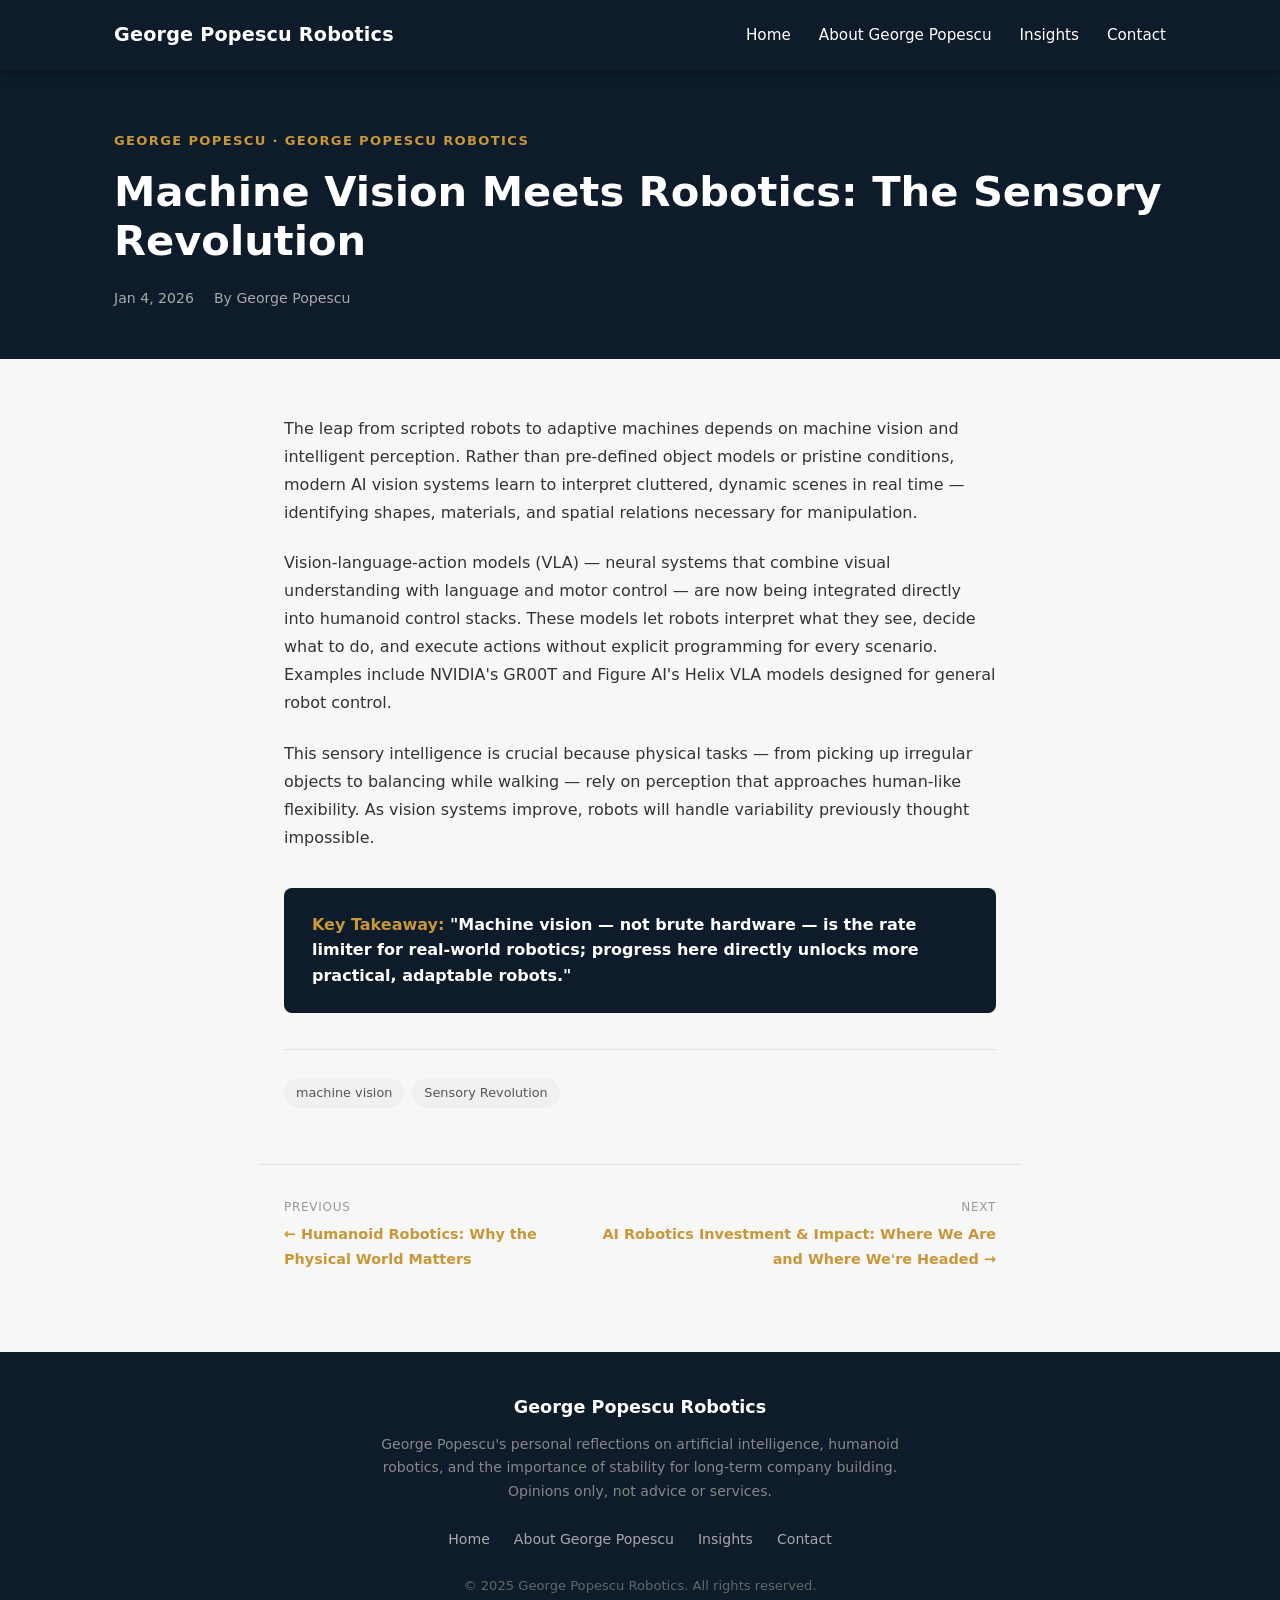
<file: machine-vision-sensory-revolution.html>
<!DOCTYPE html>
<html lang="en">
<head>
  <meta charset="UTF-8">
  <meta name="viewport" content="width=device-width, initial-scale=1.0">
  <title>Machine Vision Meets Robotics: The Sensory Revolution | Popescu Robotics</title>
  <meta name="description" content="Vision-language-action models (VLA) integrating visual understanding with motor control are now enabling humanoid robots to handle cluttered, dynamic real-world environments without explicit programming.">
  <meta name="robots" content="index, follow">
  <meta property="og:title" content="Machine Vision Meets Robotics: The Sensory Revolution | Popescu Robotics">
  <meta property="og:description" content="Vision-language-action models (VLA) integrating visual understanding with motor control are now enabling humanoid robots to handle cluttered, dynamic real-world environments without explicit programming.">
  <meta property="og:type" content="article">
  <meta property="og:url" content="https://popescurobotics.com/machine-vision-meets-robotics-the-sensory-revolution/">
  <link rel="canonical" href="https://popescurobotics.com/machine-vision-meets-robotics-the-sensory-revolution/">
  <link rel="stylesheet" href="styles.css">
</head>
<body>

  <!-- ===== HEADER ===== -->
  <header class="site-header">
    <div class="site-header__inner">
      <a href="index.html" class="site-header__brand">George Popescu Robotics</a>
      <nav class="site-nav" aria-label="Primary navigation">
        <a href="index.html" class="site-nav__link">Home</a>
        <a href="about.html" class="site-nav__link">About George Popescu</a>
        <a href="insights.html" class="site-nav__link">Insights</a>
        <a href="contact.html" class="site-nav__link">Contact</a>
      </nav>
    </div>
  </header>

  <!-- ===== ARTICLE HERO ===== -->
  <section class="article-hero">
    <div class="container">
      <p class="article-hero__category">George Popescu &middot; George Popescu Robotics</p>
      <h1 class="article-hero__title">Machine Vision Meets Robotics: The Sensory Revolution</h1>
      <div class="article-hero__meta">
        <span>Jan 4, 2026</span>
        <span>By George Popescu</span>
      </div>
    </div>
  </section>

  <!-- ===== ARTICLE BODY ===== -->
  <article class="article-body">

    <p>The leap from scripted robots to adaptive machines depends on machine vision and intelligent perception. Rather than pre-defined object models or pristine conditions, modern AI vision systems learn to interpret cluttered, dynamic scenes in real time — identifying shapes, materials, and spatial relations necessary for manipulation.</p>

    <p>Vision-language-action models (VLA) — neural systems that combine visual understanding with language and motor control — are now being integrated directly into humanoid control stacks. These models let robots interpret what they see, decide what to do, and execute actions without explicit programming for every scenario. Examples include NVIDIA's GR00T and Figure AI's Helix VLA models designed for general robot control.</p>

    <p>This sensory intelligence is crucial because physical tasks — from picking up irregular objects to balancing while walking — rely on perception that approaches human-like flexibility. As vision systems improve, robots will handle variability previously thought impossible.</p>

    <div class="key-takeaway">
      <strong>Key Takeaway:</strong> "Machine vision — not brute hardware — is the rate limiter for real-world robotics; progress here directly unlocks more practical, adaptable robots."
    </div>

    <!-- Tags -->
    <div class="tags">
      <span class="tag">machine vision</span>
      <span class="tag">Sensory Revolution</span>
    </div>

  </article>

  <!-- ===== ARTICLE NAV ===== -->
  <nav class="article-nav" aria-label="Article navigation">
    <a href="humanoid-robotics-physical-world.html" class="article-nav__link">
      <span class="article-nav__label">Previous</span>
      &larr; Humanoid Robotics: Why the Physical World Matters
    </a>
    <a href="ai-robotics-investment-impact.html" class="article-nav__link" style="text-align: right;">
      <span class="article-nav__label">Next</span>
      AI Robotics Investment &amp; Impact: Where We Are and Where We're Headed &rarr;
    </a>
  </nav>

  <!-- ===== FOOTER ===== -->
  <footer class="site-footer">
    <div class="container">
      <p class="site-footer__brand">George Popescu Robotics</p>
      <p class="site-footer__tagline">George Popescu's personal reflections on artificial intelligence, humanoid robotics, and the importance of stability for long-term company building. Opinions only, not advice or services.</p>
      <nav class="site-footer__nav" aria-label="Footer navigation">
        <a href="index.html">Home</a>
        <a href="about.html">About George Popescu</a>
        <a href="insights.html">Insights</a>
        <a href="contact.html">Contact</a>
      </nav>
      <p class="site-footer__copyright">&copy; 2025 George Popescu Robotics. All rights reserved.</p>
    </div>
  </footer>

</body>
</html>
</file>
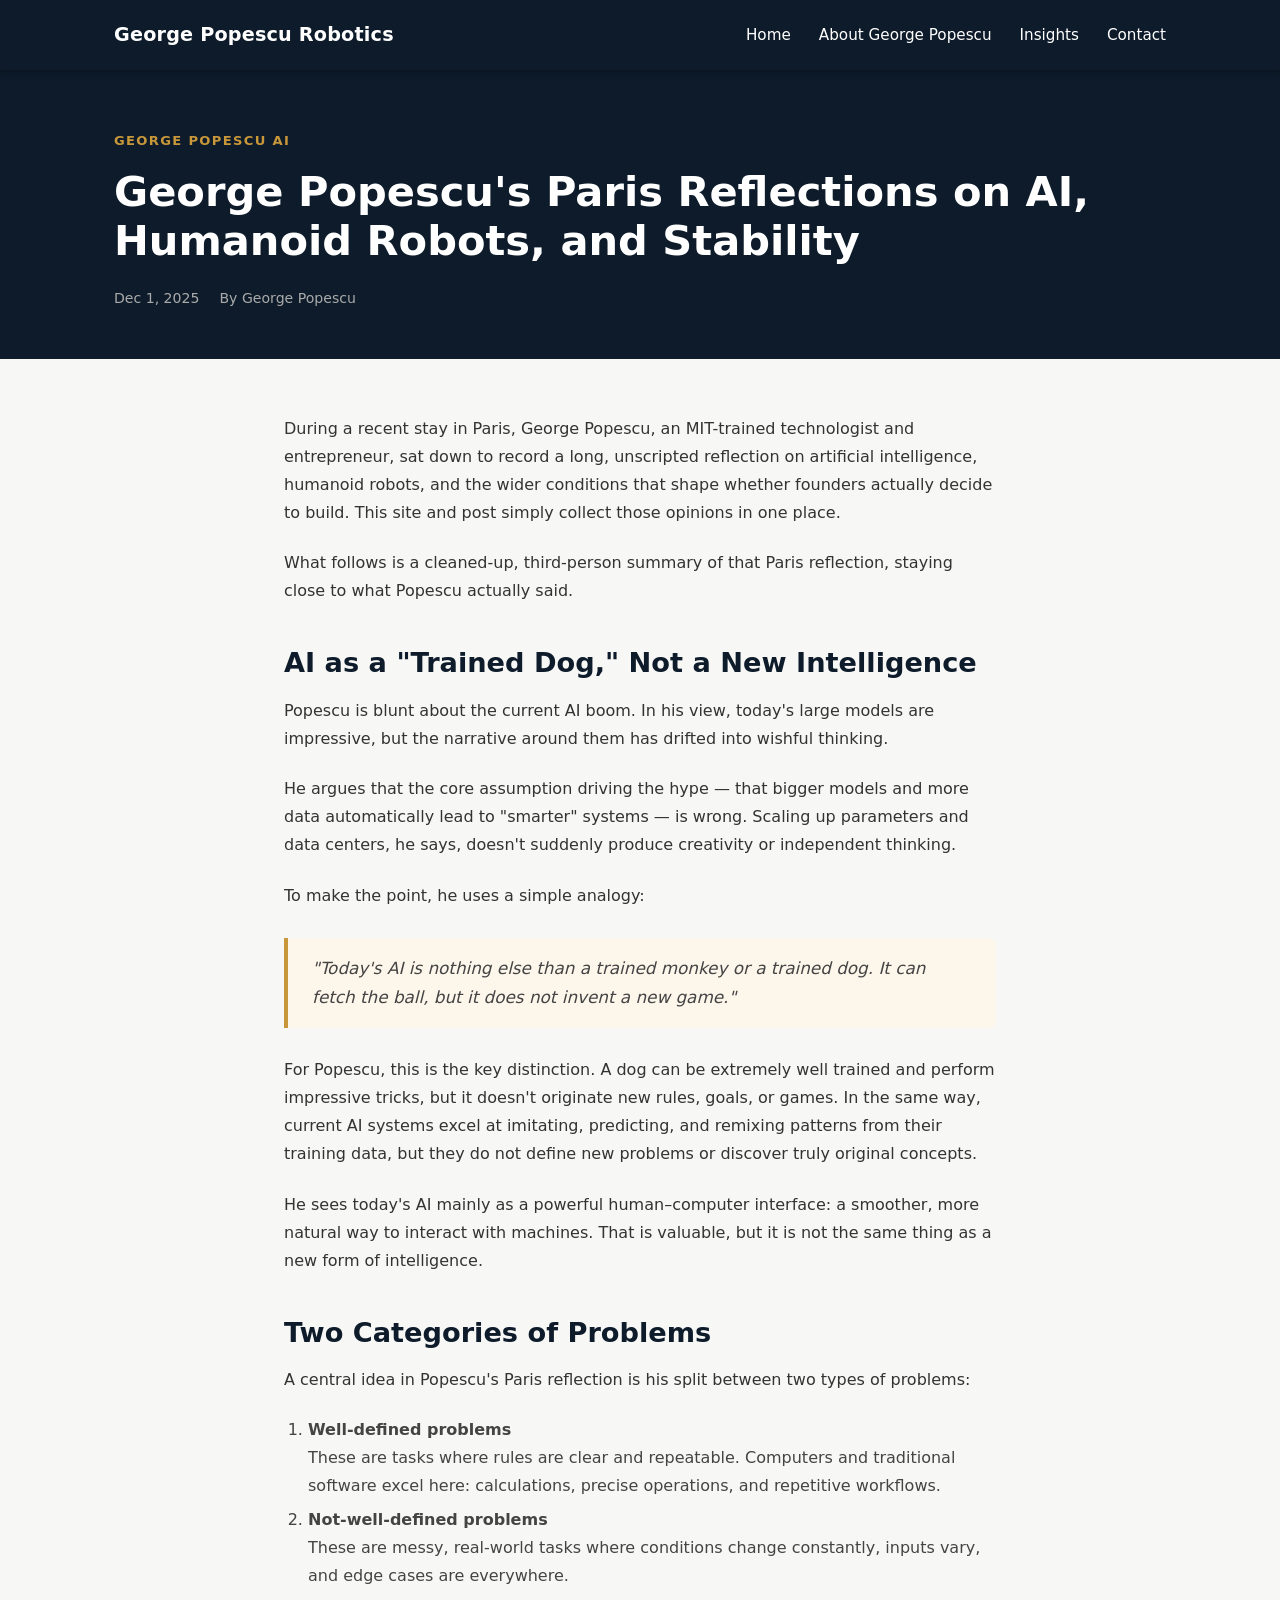
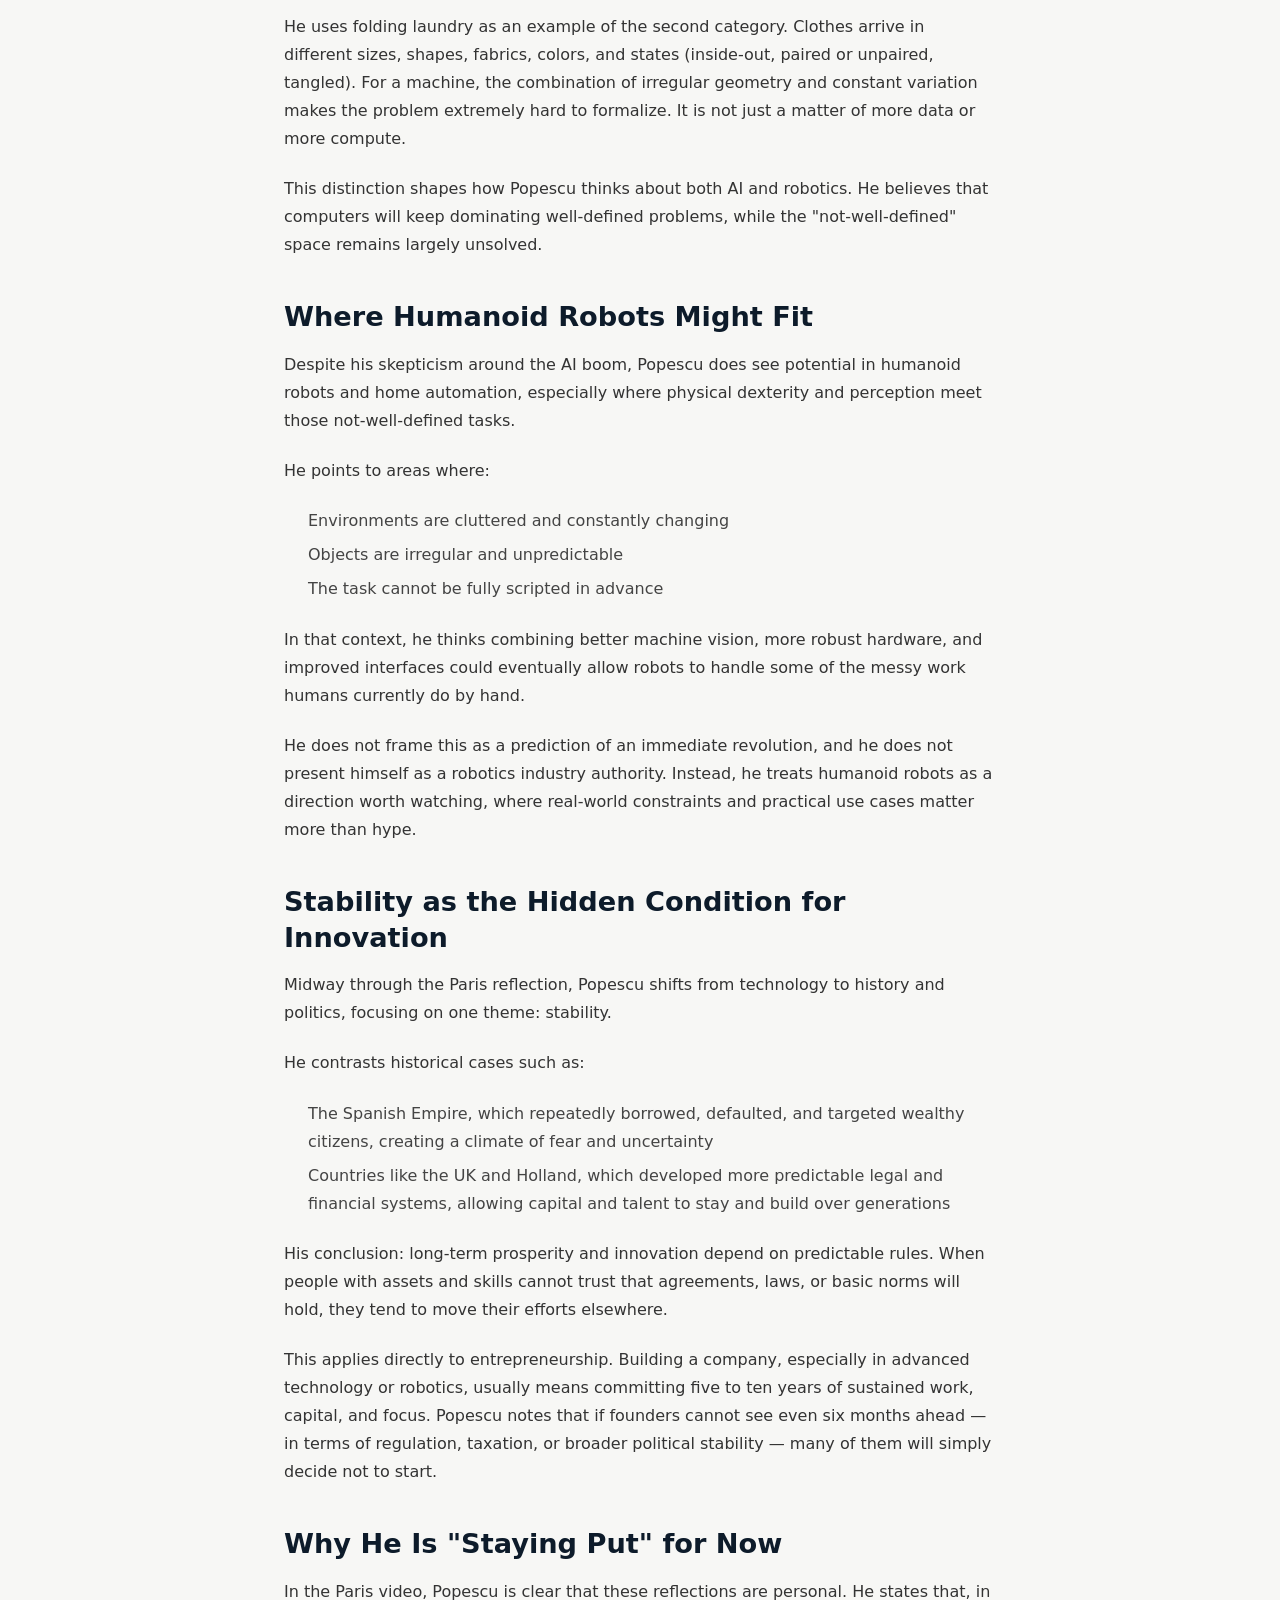
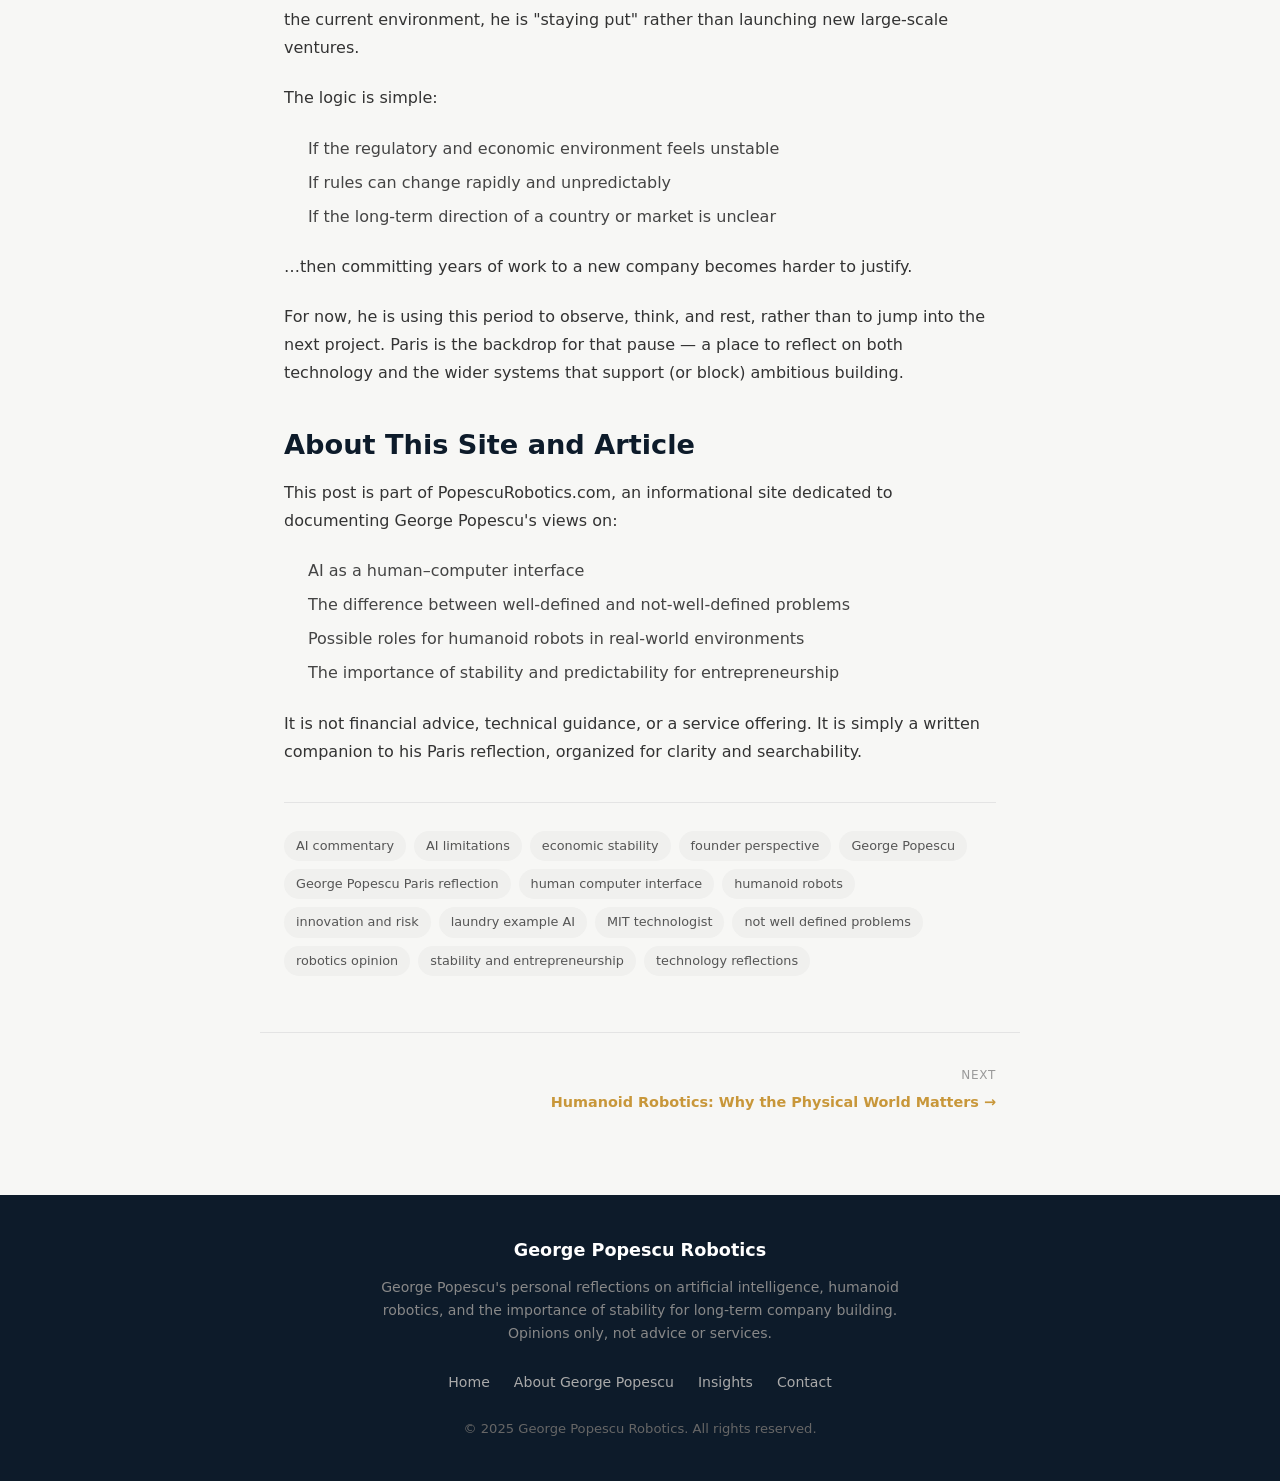
<file: paris-reflection.html>
<!DOCTYPE html>
<html lang="en">
<head>
  <meta charset="UTF-8">
  <meta name="viewport" content="width=device-width, initial-scale=1.0">
  <title>George Popescu's Paris Reflections on AI, Humanoid Robots, and Stability | Popescu Robotics</title>
  <meta name="description" content="George Popescu's unscripted Paris reflection on AI as a trained dog, two categories of problems, humanoid robots, and why stability is the hidden condition for entrepreneurship.">
  <meta name="robots" content="index, follow">
  <meta property="og:title" content="George Popescu's Paris Reflections on AI, Humanoid Robots, and Stability | Popescu Robotics">
  <meta property="og:description" content="George Popescu's unscripted Paris reflection on AI as a trained dog, two categories of problems, humanoid robots, and why stability is the hidden condition for entrepreneurship.">
  <meta property="og:type" content="article">
  <meta property="og:url" content="https://popescurobotics.com/george-popescus-paris-reflections-on-ai-humanoid-robots-and-stability/">
  <link rel="canonical" href="https://popescurobotics.com/george-popescus-paris-reflections-on-ai-humanoid-robots-and-stability/">
  <link rel="stylesheet" href="styles.css">
</head>
<body>

  <!-- ===== HEADER ===== -->
  <header class="site-header">
    <div class="site-header__inner">
      <a href="index.html" class="site-header__brand">George Popescu Robotics</a>
      <nav class="site-nav" aria-label="Primary navigation">
        <a href="index.html" class="site-nav__link">Home</a>
        <a href="about.html" class="site-nav__link">About George Popescu</a>
        <a href="insights.html" class="site-nav__link">Insights</a>
        <a href="contact.html" class="site-nav__link">Contact</a>
      </nav>
    </div>
  </header>

  <!-- ===== ARTICLE HERO ===== -->
  <section class="article-hero">
    <div class="container">
      <p class="article-hero__category">George Popescu AI</p>
      <h1 class="article-hero__title">George Popescu's Paris Reflections on AI, Humanoid Robots, and Stability</h1>
      <div class="article-hero__meta">
        <span>Dec 1, 2025</span>
        <span>By George Popescu</span>
      </div>
    </div>
  </section>

  <!-- ===== ARTICLE BODY ===== -->
  <article class="article-body">

    <p>During a recent stay in Paris, George Popescu, an MIT-trained technologist and entrepreneur, sat down to record a long, unscripted reflection on artificial intelligence, humanoid robots, and the wider conditions that shape whether founders actually decide to build. This site and post simply collect those opinions in one place.</p>

    <p>What follows is a cleaned-up, third-person summary of that Paris reflection, staying close to what Popescu actually said.</p>

    <h2>AI as a "Trained Dog," Not a New Intelligence</h2>

    <p>Popescu is blunt about the current AI boom. In his view, today's large models are impressive, but the narrative around them has drifted into wishful thinking.</p>

    <p>He argues that the core assumption driving the hype — that bigger models and more data automatically lead to "smarter" systems — is wrong. Scaling up parameters and data centers, he says, doesn't suddenly produce creativity or independent thinking.</p>

    <p>To make the point, he uses a simple analogy:</p>

    <blockquote>"Today's AI is nothing else than a trained monkey or a trained dog. It can fetch the ball, but it does not invent a new game."</blockquote>

    <p>For Popescu, this is the key distinction. A dog can be extremely well trained and perform impressive tricks, but it doesn't originate new rules, goals, or games. In the same way, current AI systems excel at imitating, predicting, and remixing patterns from their training data, but they do not define new problems or discover truly original concepts.</p>

    <p>He sees today's AI mainly as a powerful human–computer interface: a smoother, more natural way to interact with machines. That is valuable, but it is not the same thing as a new form of intelligence.</p>

    <h2>Two Categories of Problems</h2>

    <p>A central idea in Popescu's Paris reflection is his split between two types of problems:</p>

    <ol>
      <li><strong>Well-defined problems</strong><br>These are tasks where rules are clear and repeatable. Computers and traditional software excel here: calculations, precise operations, and repetitive workflows.</li>
      <li><strong>Not-well-defined problems</strong><br>These are messy, real-world tasks where conditions change constantly, inputs vary, and edge cases are everywhere.</li>
    </ol>

    <p>He uses folding laundry as an example of the second category. Clothes arrive in different sizes, shapes, fabrics, colors, and states (inside-out, paired or unpaired, tangled). For a machine, the combination of irregular geometry and constant variation makes the problem extremely hard to formalize. It is not just a matter of more data or more compute.</p>

    <p>This distinction shapes how Popescu thinks about both AI and robotics. He believes that computers will keep dominating well-defined problems, while the "not-well-defined" space remains largely unsolved.</p>

    <h2>Where Humanoid Robots Might Fit</h2>

    <p>Despite his skepticism around the AI boom, Popescu does see potential in humanoid robots and home automation, especially where physical dexterity and perception meet those not-well-defined tasks.</p>

    <p>He points to areas where:</p>

    <ul>
      <li>Environments are cluttered and constantly changing</li>
      <li>Objects are irregular and unpredictable</li>
      <li>The task cannot be fully scripted in advance</li>
    </ul>

    <p>In that context, he thinks combining better machine vision, more robust hardware, and improved interfaces could eventually allow robots to handle some of the messy work humans currently do by hand.</p>

    <p>He does not frame this as a prediction of an immediate revolution, and he does not present himself as a robotics industry authority. Instead, he treats humanoid robots as a direction worth watching, where real-world constraints and practical use cases matter more than hype.</p>

    <h2>Stability as the Hidden Condition for Innovation</h2>

    <p>Midway through the Paris reflection, Popescu shifts from technology to history and politics, focusing on one theme: stability.</p>

    <p>He contrasts historical cases such as:</p>

    <ul>
      <li>The Spanish Empire, which repeatedly borrowed, defaulted, and targeted wealthy citizens, creating a climate of fear and uncertainty</li>
      <li>Countries like the UK and Holland, which developed more predictable legal and financial systems, allowing capital and talent to stay and build over generations</li>
    </ul>

    <p>His conclusion: long-term prosperity and innovation depend on predictable rules. When people with assets and skills cannot trust that agreements, laws, or basic norms will hold, they tend to move their efforts elsewhere.</p>

    <p>This applies directly to entrepreneurship. Building a company, especially in advanced technology or robotics, usually means committing five to ten years of sustained work, capital, and focus. Popescu notes that if founders cannot see even six months ahead — in terms of regulation, taxation, or broader political stability — many of them will simply decide not to start.</p>

    <h2>Why He Is "Staying Put" for Now</h2>

    <p>In the Paris video, Popescu is clear that these reflections are personal. He states that, in the current environment, he is "staying put" rather than launching new large-scale ventures.</p>

    <p>The logic is simple:</p>

    <ul>
      <li>If the regulatory and economic environment feels unstable</li>
      <li>If rules can change rapidly and unpredictably</li>
      <li>If the long-term direction of a country or market is unclear</li>
    </ul>

    <p>…then committing years of work to a new company becomes harder to justify.</p>

    <p>For now, he is using this period to observe, think, and rest, rather than to jump into the next project. Paris is the backdrop for that pause — a place to reflect on both technology and the wider systems that support (or block) ambitious building.</p>

    <h2>About This Site and Article</h2>

    <p>This post is part of PopescuRobotics.com, an informational site dedicated to documenting George Popescu's views on:</p>

    <ul>
      <li>AI as a human–computer interface</li>
      <li>The difference between well-defined and not-well-defined problems</li>
      <li>Possible roles for humanoid robots in real-world environments</li>
      <li>The importance of stability and predictability for entrepreneurship</li>
    </ul>

    <p>It is not financial advice, technical guidance, or a service offering. It is simply a written companion to his Paris reflection, organized for clarity and searchability.</p>

    <!-- Tags -->
    <div class="tags">
      <span class="tag">AI commentary</span>
      <span class="tag">AI limitations</span>
      <span class="tag">economic stability</span>
      <span class="tag">founder perspective</span>
      <span class="tag">George Popescu</span>
      <span class="tag">George Popescu Paris reflection</span>
      <span class="tag">human computer interface</span>
      <span class="tag">humanoid robots</span>
      <span class="tag">innovation and risk</span>
      <span class="tag">laundry example AI</span>
      <span class="tag">MIT technologist</span>
      <span class="tag">not well defined problems</span>
      <span class="tag">robotics opinion</span>
      <span class="tag">stability and entrepreneurship</span>
      <span class="tag">technology reflections</span>
    </div>

  </article>

  <!-- ===== ARTICLE NAV ===== -->
  <nav class="article-nav" aria-label="Article navigation">
    <span></span>
    <a href="humanoid-robotics-physical-world.html" class="article-nav__link" style="text-align: right;">
      <span class="article-nav__label">Next</span>
      Humanoid Robotics: Why the Physical World Matters &rarr;
    </a>
  </nav>

  <!-- ===== FOOTER ===== -->
  <footer class="site-footer">
    <div class="container">
      <p class="site-footer__brand">George Popescu Robotics</p>
      <p class="site-footer__tagline">George Popescu's personal reflections on artificial intelligence, humanoid robotics, and the importance of stability for long-term company building. Opinions only, not advice or services.</p>
      <nav class="site-footer__nav" aria-label="Footer navigation">
        <a href="index.html">Home</a>
        <a href="about.html">About George Popescu</a>
        <a href="insights.html">Insights</a>
        <a href="contact.html">Contact</a>
      </nav>
      <p class="site-footer__copyright">&copy; 2025 George Popescu Robotics. All rights reserved.</p>
    </div>
  </footer>

</body>
</html>
</file>
<file: styles.css>
/* ================================================
   Popescu Robotics — styles.css
   ================================================ */

/* ---------- Reset & Base ---------- */
*, *::before, *::after {
  box-sizing: border-box;
  margin: 0;
  padding: 0;
}

html {
  scroll-behavior: smooth;
}

body {
  font-family: 'Segoe UI', system-ui, -apple-system, sans-serif;
  font-size: 1rem;
  line-height: 1.75;
  color: #222222;
  background-color: #f7f7f5;
}

img {
  max-width: 100%;
  display: block;
}

a {
  color: #c8973a;
  text-decoration: none;
}

a:hover {
  text-decoration: underline;
}

ul {
  list-style: none;
}

/* ---------- Typography ---------- */
h1 {
  font-size: 2.6rem;
  font-weight: 700;
  line-height: 1.2;
}

h2 {
  font-size: 2rem;
  font-weight: 600;
  line-height: 1.3;
}

h3 {
  font-size: 1.4rem;
  font-weight: 600;
  line-height: 1.35;
}

h4 {
  font-size: 1.15rem;
  font-weight: 600;
  line-height: 1.4;
}

p {
  margin-bottom: 1.25rem;
}

p:last-child {
  margin-bottom: 0;
}

/* ---------- Layout Utilities ---------- */
.container {
  max-width: 1100px;
  margin: 0 auto;
  padding: 0 24px;
}

.section {
  padding: 64px 0;
}

.section--alt {
  background-color: #ffffff;
}

/* ---------- Header ---------- */
.site-header {
  position: sticky;
  top: 0;
  z-index: 100;
  background-color: #0d1b2a;
  box-shadow: 0 2px 8px rgba(0, 0, 0, 0.3);
}

.site-header__inner {
  display: flex;
  align-items: center;
  justify-content: space-between;
  padding: 18px 24px;
  max-width: 1100px;
  margin: 0 auto;
}

.site-header__brand {
  font-size: 1.2rem;
  font-weight: 700;
  color: #ffffff;
  text-decoration: none;
  letter-spacing: 0.01em;
}

.site-header__brand:hover {
  color: #c8973a;
  text-decoration: none;
}

.site-nav {
  display: flex;
  gap: 28px;
  align-items: center;
}

.site-nav__link {
  color: #ffffff;
  font-size: 0.95rem;
  font-weight: 500;
  text-decoration: none;
  transition: color 0.2s ease;
}

.site-nav__link:hover,
.site-nav__link--active {
  color: #c8973a;
  text-decoration: none;
}

/* ---------- Hero Section ---------- */
.hero {
  background-color: #0d1b2a;
  color: #ffffff;
  padding: 80px 0;
  text-align: center;
}

.hero__title {
  color: #ffffff;
  margin-bottom: 20px;
}

.hero__subtitle {
  font-size: 1.3rem;
  color: #c8973a;
  font-style: italic;
  margin-bottom: 24px;
}

.hero__description {
  font-size: 1.05rem;
  color: #cccccc;
  max-width: 680px;
  margin: 0 auto 36px;
  line-height: 1.75;
}

.hero__actions {
  display: flex;
  gap: 16px;
  justify-content: center;
  flex-wrap: wrap;
}

/* ---------- Buttons ---------- */
.btn {
  display: inline-block;
  background-color: #c8973a;
  color: #ffffff;
  border-radius: 4px;
  padding: 12px 28px;
  font-weight: 600;
  font-size: 0.95rem;
  text-decoration: none;
  transition: background-color 0.2s ease, opacity 0.2s ease;
  border: none;
  cursor: pointer;
}

.btn:hover {
  background-color: #b3832e;
  color: #ffffff;
  text-decoration: none;
  opacity: 0.95;
}

.btn--outline {
  background-color: transparent;
  border: 2px solid #c8973a;
  color: #c8973a;
}

.btn--outline:hover {
  background-color: #c8973a;
  color: #ffffff;
}

/* ---------- Cards ---------- */
.card {
  background-color: #ffffff;
  border-radius: 8px;
  box-shadow: 0 2px 12px rgba(0, 0, 0, 0.08);
  padding: 32px;
}

.card__label {
  font-size: 0.8rem;
  font-weight: 600;
  text-transform: uppercase;
  letter-spacing: 0.08em;
  color: #c8973a;
  margin-bottom: 10px;
}

.card__title {
  margin-bottom: 12px;
  color: #222222;
}

.card__body {
  color: #666666;
  font-size: 0.97rem;
}

/* ---------- Grid ---------- */
.grid {
  display: grid;
  gap: 28px;
}

.grid--2 {
  grid-template-columns: repeat(2, 1fr);
}

.grid--3 {
  grid-template-columns: repeat(3, 1fr);
}

.grid--4 {
  grid-template-columns: repeat(4, 1fr);
}

/* ---------- Section Headers ---------- */
.section-header {
  text-align: center;
  margin-bottom: 48px;
}

.section-header__eyebrow {
  font-size: 0.85rem;
  font-weight: 600;
  text-transform: uppercase;
  letter-spacing: 0.1em;
  color: #c8973a;
  margin-bottom: 10px;
}

.section-header__title {
  color: #222222;
  margin-bottom: 16px;
}

.section-header__subtitle {
  color: #666666;
  max-width: 680px;
  margin: 0 auto;
  font-size: 1.05rem;
}

/* ---------- Quotes ---------- */
.quotes-section {
  background-color: #0d1b2a;
  color: #ffffff;
  padding: 64px 0;
}

.quotes-section .section-header__title {
  color: #ffffff;
}

.quotes-section .section-header__eyebrow {
  color: #c8973a;
}

.blockquote-card {
  background-color: rgba(255, 255, 255, 0.07);
  border-left: 4px solid #c8973a;
  border-radius: 0 8px 8px 0;
  padding: 28px 32px;
}

.blockquote-card__text {
  font-size: 1.05rem;
  font-style: italic;
  color: #e0e0e0;
  line-height: 1.75;
  margin-bottom: 14px;
}

.blockquote-card__attribution {
  font-size: 0.88rem;
  font-weight: 600;
  color: #c8973a;
  letter-spacing: 0.04em;
}

/* ---------- List Styles ---------- */
.content-list {
  list-style: disc;
  padding-left: 24px;
  color: #444444;
  margin-bottom: 1.25rem;
}

.content-list li {
  margin-bottom: 6px;
}

.checkmark-list {
  list-style: none;
  padding-left: 0;
}

.checkmark-list li {
  padding-left: 28px;
  position: relative;
  margin-bottom: 8px;
  color: #444444;
}

.checkmark-list li::before {
  content: '✓';
  position: absolute;
  left: 0;
  color: #c8973a;
  font-weight: 700;
}

/* ---------- Insight Cards ---------- */
.insight-card {
  background-color: #ffffff;
  border-radius: 8px;
  box-shadow: 0 2px 12px rgba(0, 0, 0, 0.08);
  padding: 32px;
  display: flex;
  flex-direction: column;
}

.insight-card__meta {
  font-size: 0.82rem;
  color: #999999;
  margin-bottom: 10px;
  display: flex;
  gap: 12px;
  flex-wrap: wrap;
}

.insight-card__meta-cat {
  color: #c8973a;
  font-weight: 600;
}

.insight-card__title {
  font-size: 1.25rem;
  font-weight: 600;
  color: #222222;
  margin-bottom: 12px;
  line-height: 1.35;
}

.insight-card__excerpt {
  color: #555555;
  font-size: 0.97rem;
  flex: 1;
  margin-bottom: 20px;
}

.insight-card__link {
  display: inline-block;
  font-weight: 600;
  font-size: 0.9rem;
  color: #c8973a;
  margin-top: auto;
}

.insight-card__link:hover {
  text-decoration: underline;
}

/* ---------- Article / Single Post ---------- */
.article-hero {
  background-color: #0d1b2a;
  color: #ffffff;
  padding: 60px 0 48px;
}

.article-hero__category {
  font-size: 0.82rem;
  font-weight: 600;
  text-transform: uppercase;
  letter-spacing: 0.1em;
  color: #c8973a;
  margin-bottom: 14px;
}

.article-hero__title {
  color: #ffffff;
  margin-bottom: 20px;
}

.article-hero__meta {
  font-size: 0.88rem;
  color: #aaaaaa;
  display: flex;
  gap: 20px;
  flex-wrap: wrap;
}

.article-body {
  max-width: 760px;
  margin: 0 auto;
  padding: 56px 24px;
}

.article-body h2 {
  font-size: 1.7rem;
  color: #0d1b2a;
  margin-top: 40px;
  margin-bottom: 16px;
}

.article-body h3 {
  font-size: 1.3rem;
  color: #0d1b2a;
  margin-top: 32px;
  margin-bottom: 12px;
}

.article-body h4 {
  font-size: 1.1rem;
  color: #333333;
  margin-top: 24px;
  margin-bottom: 10px;
}

.article-body p {
  color: #333333;
  margin-bottom: 1.4rem;
}

.article-body ul,
.article-body ol {
  margin: 0 0 1.4rem 24px;
  color: #444444;
}

.article-body li {
  margin-bottom: 6px;
}

.article-body blockquote {
  border-left: 4px solid #c8973a;
  padding: 16px 24px;
  margin: 28px 0;
  background-color: #fdf6eb;
  border-radius: 0 6px 6px 0;
  font-style: italic;
  color: #444444;
  font-size: 1.05rem;
}

.article-body .key-takeaway {
  background-color: #0d1b2a;
  color: #ffffff;
  border-radius: 8px;
  padding: 24px 28px;
  margin-top: 36px;
  font-weight: 600;
  font-size: 1rem;
  line-height: 1.6;
}

.article-body .key-takeaway strong {
  color: #c8973a;
}

/* ---------- Tags ---------- */
.tags {
  display: flex;
  flex-wrap: wrap;
  gap: 8px;
  margin-top: 36px;
  padding-top: 28px;
  border-top: 1px solid #e4e4e4;
}

.tag {
  background-color: #f0f0ee;
  color: #555555;
  font-size: 0.8rem;
  font-weight: 500;
  padding: 4px 12px;
  border-radius: 20px;
}

/* ---------- Article Navigation ---------- */
.article-nav {
  display: flex;
  justify-content: space-between;
  gap: 16px;
  padding: 32px 24px;
  max-width: 760px;
  margin: 0 auto 48px;
  border-top: 1px solid #e4e4e4;
}

.article-nav__link {
  font-size: 0.9rem;
  font-weight: 600;
  color: #c8973a;
}

.article-nav__label {
  display: block;
  font-size: 0.75rem;
  color: #999999;
  font-weight: 400;
  margin-bottom: 4px;
  text-transform: uppercase;
  letter-spacing: 0.06em;
}

/* ---------- Contact Form ---------- */
.contact-form {
  max-width: 640px;
  margin: 0 auto;
}

.form-group {
  margin-bottom: 24px;
}

.form-group label {
  display: block;
  font-weight: 600;
  font-size: 0.9rem;
  margin-bottom: 8px;
  color: #333333;
}

.form-group input,
.form-group textarea {
  width: 100%;
  padding: 12px 16px;
  border: 1px solid #d4d4d4;
  border-radius: 4px;
  font-family: inherit;
  font-size: 1rem;
  color: #222222;
  background-color: #ffffff;
  transition: border-color 0.2s ease;
}

.form-group input:focus,
.form-group textarea:focus {
  outline: none;
  border-color: #c8973a;
  box-shadow: 0 0 0 3px rgba(200, 151, 58, 0.12);
}

.form-group textarea {
  resize: vertical;
  min-height: 150px;
}

.form-required {
  color: #c8973a;
  margin-left: 2px;
}

/* ---------- About Page ---------- */
.about-hero {
  background-color: #0d1b2a;
  color: #ffffff;
  padding: 72px 0;
  text-align: center;
}

.about-hero__quote {
  font-size: 1.2rem;
  font-style: italic;
  color: #e0e0e0;
  max-width: 780px;
  margin: 0 auto 28px;
  line-height: 1.7;
}

.about-hero__intro {
  font-size: 1.05rem;
  color: #cccccc;
  max-width: 680px;
  margin: 0 auto 32px;
}

.credential-grid {
  display: grid;
  grid-template-columns: repeat(3, 1fr);
  gap: 24px;
  margin-top: 12px;
}

.credential-card {
  background-color: #ffffff;
  border-radius: 8px;
  box-shadow: 0 2px 12px rgba(0, 0, 0, 0.08);
  padding: 28px;
}

.credential-card__icon {
  font-size: 2rem;
  margin-bottom: 14px;
}

.credential-card__title {
  font-size: 1rem;
  font-weight: 600;
  color: #0d1b2a;
  margin-bottom: 10px;
}

.credential-card__body {
  font-size: 0.93rem;
  color: #555555;
  line-height: 1.65;
}

.philosophy-item {
  padding: 28px 0;
  border-bottom: 1px solid #ebebeb;
}

.philosophy-item:last-child {
  border-bottom: none;
}

.philosophy-item__title {
  color: #c8973a;
  font-size: 1.1rem;
  font-weight: 600;
  margin-bottom: 10px;
}

.philosophy-item__body {
  color: #444444;
  font-size: 0.97rem;
}

.cta-banner {
  background-color: #0d1b2a;
  color: #ffffff;
  padding: 64px 0;
  text-align: center;
}

.cta-banner__title {
  color: #ffffff;
  margin-bottom: 16px;
}

.cta-banner__body {
  color: #cccccc;
  max-width: 560px;
  margin: 0 auto 32px;
}

/* ---------- Footer ---------- */
.site-footer {
  background-color: #0d1b2a;
  color: #aaaaaa;
  padding: 40px 0;
  text-align: center;
}

.site-footer__brand {
  font-size: 1.1rem;
  font-weight: 700;
  color: #ffffff;
  margin-bottom: 10px;
}

.site-footer__tagline {
  font-size: 0.88rem;
  color: #888888;
  max-width: 560px;
  margin: 0 auto 24px;
  line-height: 1.65;
}

.site-footer__nav {
  display: flex;
  justify-content: center;
  gap: 24px;
  flex-wrap: wrap;
  margin-bottom: 24px;
}

.site-footer__nav a {
  color: #aaaaaa;
  font-size: 0.88rem;
  text-decoration: none;
  transition: color 0.2s ease;
}

.site-footer__nav a:hover {
  color: #c8973a;
  text-decoration: none;
}

.site-footer__copyright {
  font-size: 0.82rem;
  color: #666666;
}

/* ---------- Inline accents ---------- */
.text-gold {
  color: #c8973a;
}

.text-muted {
  color: #666666;
}

.text-center {
  text-align: center;
}

.mb-0 { margin-bottom: 0; }
.mb-8 { margin-bottom: 8px; }
.mb-16 { margin-bottom: 16px; }
.mb-24 { margin-bottom: 24px; }
.mb-32 { margin-bottom: 32px; }
.mb-48 { margin-bottom: 48px; }
.mt-32 { margin-top: 32px; }
.mt-48 { margin-top: 48px; }

/* ---------- Responsive ---------- */
@media (max-width: 768px) {
  h1 { font-size: 1.9rem; }
  h2 { font-size: 1.5rem; }
  h3 { font-size: 1.2rem; }

  .site-header__inner {
    flex-direction: column;
    gap: 14px;
    padding: 16px 20px;
    text-align: center;
  }

  .site-nav {
    flex-wrap: wrap;
    justify-content: center;
    gap: 12px 20px;
  }

  .hero {
    padding: 56px 0;
  }

  .hero__subtitle {
    font-size: 1.1rem;
  }

  .hero__actions {
    flex-direction: column;
    align-items: center;
  }

  .grid--2,
  .grid--3,
  .grid--4 {
    grid-template-columns: 1fr;
  }

  .credential-grid {
    grid-template-columns: 1fr;
  }

  .section {
    padding: 48px 0;
  }

  .quotes-section {
    padding: 48px 0;
  }

  .article-body {
    padding: 40px 20px;
  }

  .article-nav {
    flex-direction: column;
    gap: 20px;
  }

  .contact-form {
    padding: 0;
  }
}
</file>
